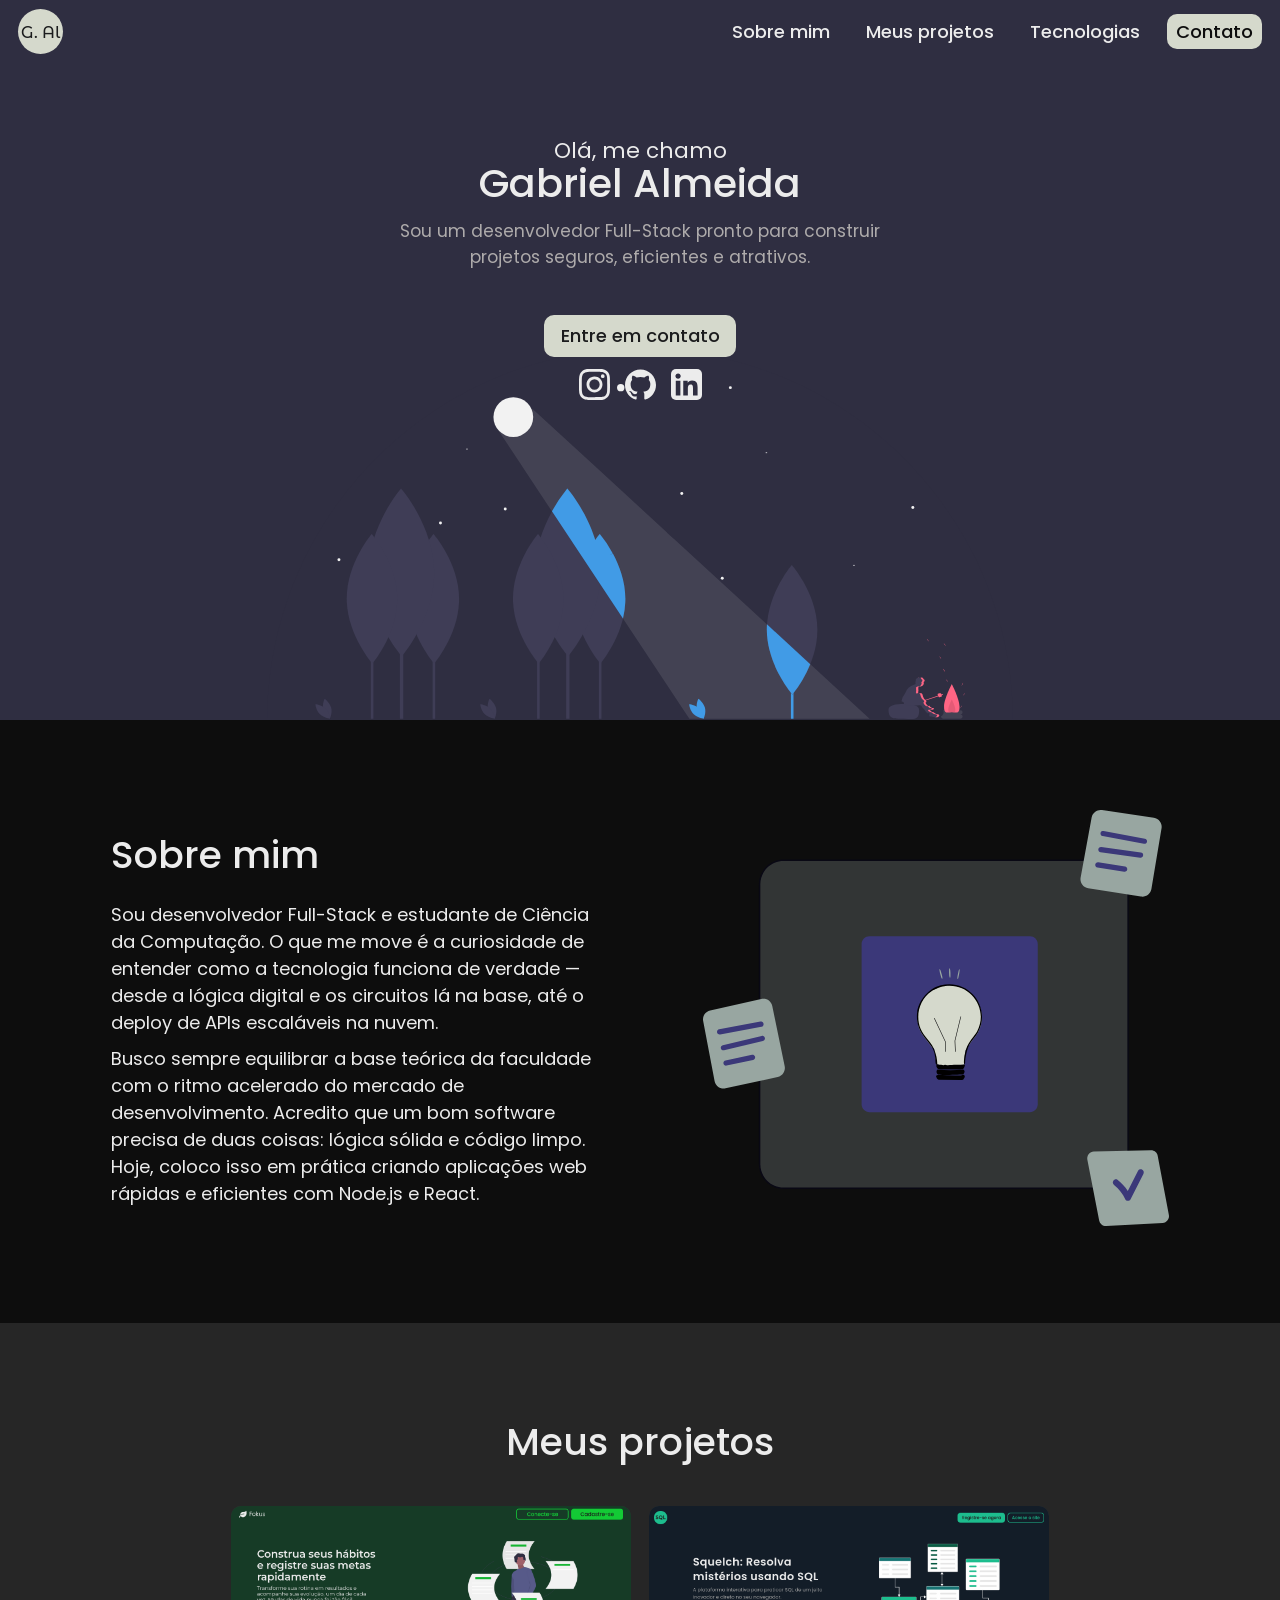
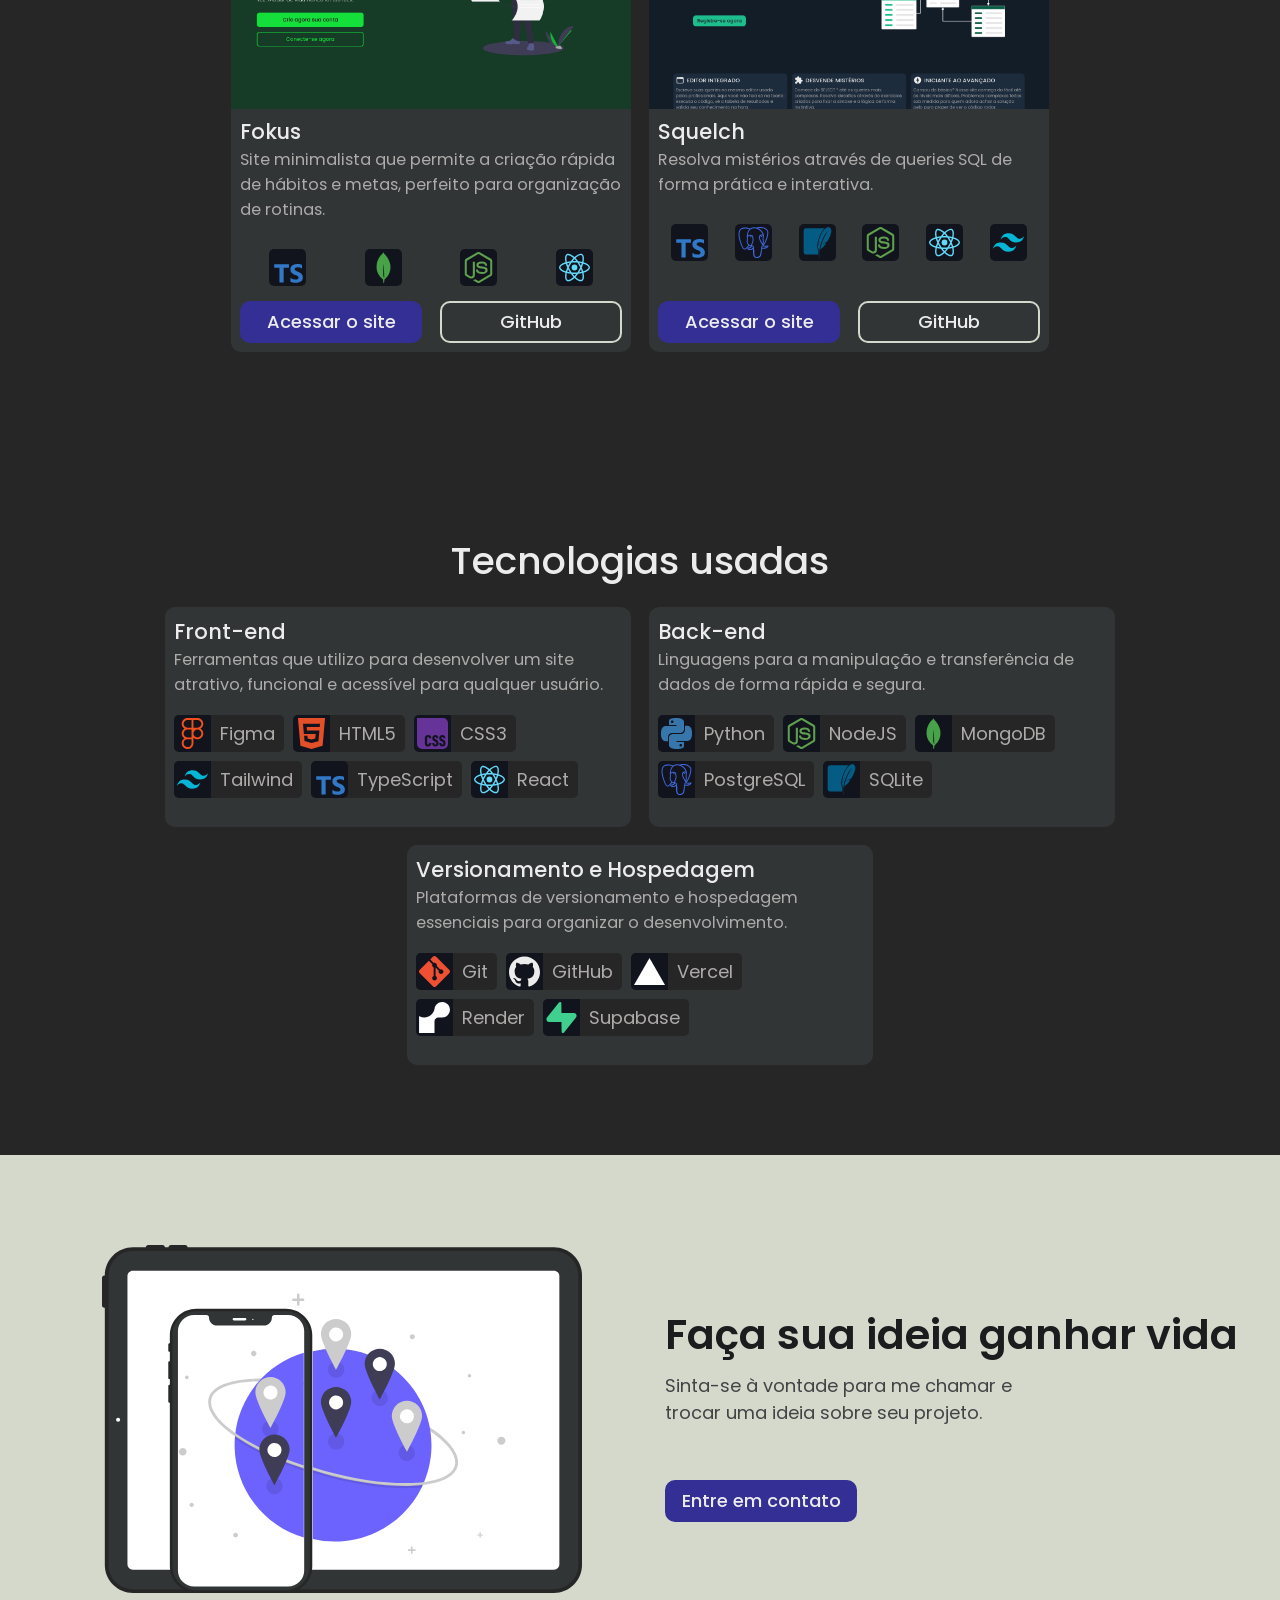
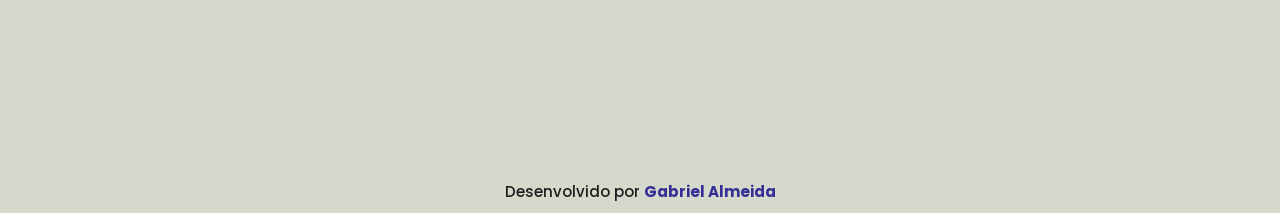
<file: index.html>
<!DOCTYPE html>
<html lang="pt-br">

<head>
  <meta name="google-site-verification" content="xYeJ53m17JM22I3dXK9KxCKmncLz7jfMBvCBFjgrUkQ" />

  <meta charset="UTF-8">
  <meta name="viewport" content="width=device-width, initial-scale=1.0">
  <title>Gabriel Almeida</title>

  <link rel="icon" type="image/png" href="/favicon.png">

  <link rel="stylesheet" href="./styles/global.css">
  <link rel="stylesheet" href="./styles/index.css">

  <script src="./js/global.js" defer type="module"></script>

  <meta property="og:image" content="https://g-almeida.vercel.app/site-image.png">
  <meta property="og:title" content="Gabriel Almeida | Desenvolvedor Full-Stack">
  <meta property="og:description"
    content="Sou um desenvolvedor Full-Stack pronto para construir projetos seguros, eficientes e atrativos.">
  <meta property="og:url" content="https://g-almeida.vercel.app">
  <meta property="og:type" content="website">

  <script type="application/ld+json">
    {
      "@context": "https://schema.org",
      "@type": "Person",
      "name": "Gabriel Almeida de Lima",
      "jobTitle": "Desenvolvedor Full-Stack",
      "url": "https://g-almeida.vercel.app",
      "image": "https://g-almeida.vercel.app/site-image.png",
      "description": "Portfólio profissional de Gabriel Almeida, especialista em criar experiências digitais e aplicações web.",
      "knowsAbout": [
        "Web Development",
        "JavaScript",
        "TypeScript",
        "React",
        "Node.js",
        "MongoDB",
        "SQL",
        "Python"
      ],
      "sameAs": [
        "https://www.instagram.com//g_almeida17",
        "https://github.com/g-almeida12",
        "https://www.linkedin.com/in/gabriel-almeida17"
      ]
    }
  </script>

</head>

<body>
  <!-- Top navbar -->
  <header>
    <nav class="g-navbar-hero" aria-label="Navegação principal">
      <div class="g-navbar-logo">
        <a href="/" aria-label="Página inicial">G. Al</a>
      </div>

      <input type="checkbox" id="navbar-checkbox" class="g-navbar-input" aria-hidden="true">
      <label for="navbar-checkbox" class="g-navbar-label" id="menu-button" aria-label="Abrir menu de navegação">
        <span class="g-navbar-menu-opened" aria-hidden="true">
          <svg xmlns="http://www.w3.org/2000/svg" width="24" height="24" viewBox="0 0 24 24" fill="none"
            stroke="currentColor" stroke-width="2" stroke-linecap="round" stroke-linejoin="round"
            class="lucide lucide-menu-icon lucide-menu">
            <path d="M4 5h16" />
            <path d="M4 12h16" />
            <path d="M4 19h16" />
          </svg>
        </span>

        <span class="g-navbar-menu-closed" aria-hidden="true">
          <svg xmlns="http://www.w3.org/2000/svg" width="24" height="24" viewBox="0 0 24 24" fill="none"
            stroke="currentColor" stroke-width="2" stroke-linecap="round" stroke-linejoin="round"
            class="lucide lucide-x-icon lucide-x">
            <path d="M18 6 6 18" />
            <path d="m6 6 12 12" />
          </svg>
        </span>
      </label>

      <div class="g-navbar-links">
        <ul>
          <li>
            <a href="/#about-me">Sobre mim</a>
          </li>
          <li>
            <a href="/#projects">Meus projetos</a>
          </li>
          <li>
            <a href="/#technologies">Tecnologias</a>
          </li>
          <li>
            <a href="/pages/contact.html">Contato</a>
          </li>
        </ul>
      </div>
    </nav>
  </header>

  <!-- Main content -->
  <main>

    <!-- Hero section -->
    <section class="hero" id="hero">
      <h1><span>Olá, me chamo</span> Gabriel Almeida</h1>
      <p>Sou um desenvolvedor Full-Stack pronto para construir projetos seguros, eficientes e atrativos.</p>

      <div>
        <a href="./pages/contact.html" rel="noopener" class="g-button-contrast">Entre em contato</a>
      </div>

      <nav class="hero__social-medias" aria-label="Redes sociais">
        <ul>
          <li>
            <a href="https://www.instagram.com//g_almeida17" target="_blank" aria-label="Meu Instagram">
              <span class="g-svg-icon" aria-hidden="true">
                <svg role="img" viewBox="0 0 24 24" xmlns="http://www.w3.org/2000/svg" fill="#ECECEC">
                  <title>Instagram</title>
                  <path
                    d="M7.0301.084c-1.2768.0602-2.1487.264-2.911.5634-.7888.3075-1.4575.72-2.1228 1.3877-.6652.6677-1.075 1.3368-1.3802 2.127-.2954.7638-.4956 1.6365-.552 2.914-.0564 1.2775-.0689 1.6882-.0626 4.947.0062 3.2586.0206 3.6671.0825 4.9473.061 1.2765.264 2.1482.5635 2.9107.308.7889.72 1.4573 1.388 2.1228.6679.6655 1.3365 1.0743 2.1285 1.38.7632.295 1.6361.4961 2.9134.552 1.2773.056 1.6884.069 4.9462.0627 3.2578-.0062 3.668-.0207 4.9478-.0814 1.28-.0607 2.147-.2652 2.9098-.5633.7889-.3086 1.4578-.72 2.1228-1.3881.665-.6682 1.0745-1.3378 1.3795-2.1284.2957-.7632.4966-1.636.552-2.9124.056-1.2809.0692-1.6898.063-4.948-.0063-3.2583-.021-3.6668-.0817-4.9465-.0607-1.2797-.264-2.1487-.5633-2.9117-.3084-.7889-.72-1.4568-1.3876-2.1228C21.2982 1.33 20.628.9208 19.8378.6165 19.074.321 18.2017.1197 16.9244.0645 15.6471.0093 15.236-.005 11.977.0014 8.718.0076 8.31.0215 7.0301.0839m.1402 21.6932c-1.17-.0509-1.8053-.2453-2.2287-.408-.5606-.216-.96-.4771-1.3819-.895-.422-.4178-.6811-.8186-.9-1.378-.1644-.4234-.3624-1.058-.4171-2.228-.0595-1.2645-.072-1.6442-.079-4.848-.007-3.2037.0053-3.583.0607-4.848.05-1.169.2456-1.805.408-2.2282.216-.5613.4762-.96.895-1.3816.4188-.4217.8184-.6814 1.3783-.9003.423-.1651 1.0575-.3614 2.227-.4171 1.2655-.06 1.6447-.072 4.848-.079 3.2033-.007 3.5835.005 4.8495.0608 1.169.0508 1.8053.2445 2.228.408.5608.216.96.4754 1.3816.895.4217.4194.6816.8176.9005 1.3787.1653.4217.3617 1.056.4169 2.2263.0602 1.2655.0739 1.645.0796 4.848.0058 3.203-.0055 3.5834-.061 4.848-.051 1.17-.245 1.8055-.408 2.2294-.216.5604-.4763.96-.8954 1.3814-.419.4215-.8181.6811-1.3783.9-.4224.1649-1.0577.3617-2.2262.4174-1.2656.0595-1.6448.072-4.8493.079-3.2045.007-3.5825-.006-4.848-.0608M16.953 5.5864A1.44 1.44 0 1 0 18.39 4.144a1.44 1.44 0 0 0-1.437 1.4424M5.8385 12.012c.0067 3.4032 2.7706 6.1557 6.173 6.1493 3.4026-.0065 6.157-2.7701 6.1506-6.1733-.0065-3.4032-2.771-6.1565-6.174-6.1498-3.403.0067-6.156 2.771-6.1496 6.1738M8 12.0077a4 4 0 1 1 4.008 3.9921A3.9996 3.9996 0 0 1 8 12.0077" />
                </svg>
              </span>
            </a>
          </li>
          <li>
            <a href="https://github.com/g-almeida12" target="_blank" aria-label="Meu GitHub">
              <span class="g-svg-icon" aria-hidden="true">
                <svg role="img" viewBox="0 0 24 24" xmlns="http://www.w3.org/2000/svg" fill="#ECECEC">
                  <title>GitHub</title>
                  <path
                    d="M12 .297c-6.63 0-12 5.373-12 12 0 5.303 3.438 9.8 8.205 11.385.6.113.82-.258.82-.577 0-.285-.01-1.04-.015-2.04-3.338.724-4.042-1.61-4.042-1.61C4.422 18.07 3.633 17.7 3.633 17.7c-1.087-.744.084-.729.084-.729 1.205.084 1.838 1.236 1.838 1.236 1.07 1.835 2.809 1.305 3.495.998.108-.776.417-1.305.76-1.605-2.665-.3-5.466-1.332-5.466-5.93 0-1.31.465-2.38 1.235-3.22-.135-.303-.54-1.523.105-3.176 0 0 1.005-.322 3.3 1.23.96-.267 1.98-.399 3-.405 1.02.006 2.04.138 3 .405 2.28-1.552 3.285-1.23 3.285-1.23.645 1.653.24 2.873.12 3.176.765.84 1.23 1.91 1.23 3.22 0 4.61-2.805 5.625-5.475 5.92.42.36.81 1.096.81 2.22 0 1.606-.015 2.896-.015 3.286 0 .315.21.69.825.57C20.565 22.092 24 17.592 24 12.297c0-6.627-5.373-12-12-12" />
                </svg>
              </span>
            </a>
          </li>
          <li>
            <a href="https://www.linkedin.com/in/gabriel-almeida17" target="_blank" aria-label="Meu LinkedIn">
              <span class="g-svg-icon" aria-hidden="true">
                <svg xmlns="http://www.w3.org/2000/svg" viewBox="96 96 448 448" fill="#ECECEC"
                  style="border-radius: 5px;">
                  <title>LinkedIn</title>
                  <path
                    d="M512 96L127.9 96C110.3 96 96 110.5 96 128.3L96 511.7C96 529.5 110.3 544 127.9 544L512 544C529.6 544 544 529.5 544 511.7L544 128.3C544 110.5 529.6 96 512 96zM231.4 480L165 480L165 266.2L231.5 266.2L231.5 480L231.4 480zM198.2 160C219.5 160 236.7 177.2 236.7 198.5C236.7 219.8 219.5 237 198.2 237C176.9 237 159.7 219.8 159.7 198.5C159.7 177.2 176.9 160 198.2 160zM480.3 480L413.9 480L413.9 376C413.9 351.2 413.4 319.3 379.4 319.3C344.8 319.3 339.5 346.3 339.5 374.2L339.5 480L273.1 480L273.1 266.2L336.8 266.2L336.8 295.4L337.7 295.4C346.6 278.6 368.3 260.9 400.6 260.9C467.8 260.9 480.3 305.2 480.3 362.8L480.3 480z" />
                </svg>
              </span>
            </a>
          </li>
        </ul>
      </nav>

      <div class="hero__img">
        <img src="./images/hero-img.svg" width="100%" height="auto" alt="Acampando em uma floresta" loading="lazy">
      </div>
    </section>

    <!-- About me section -->
    <section class="about-me" id="about-me">
      <div class="about-me__content">
        <h2>Sobre mim</h2>
        <p>Sou desenvolvedor Full-Stack e estudante de Ciência da Computação. O que me move é a curiosidade de entender
          como a tecnologia funciona de verdade — desde a lógica digital e os circuitos lá na base, até o deploy de APIs
          escaláveis na nuvem.</p>
        <p>Busco sempre equilibrar a base teórica da faculdade com o ritmo acelerado do mercado de desenvolvimento.
          Acredito que um bom software precisa de duas coisas: lógica sólida e código limpo. Hoje, coloco isso em
          prática criando aplicações web rápidas e eficientes com Node.js e React.</p>
      </div>
      <div class="about-me__img">
        <img src="./images/about-me-img.svg" alt="Ideias surgindo" loading="lazy">
      </div>
    </section>

    <!-- Projects section -->
    <section class="projects" id="projects">
      <h2>Meus projetos</h2>
      <div class="project-container">
        <!-- Fokus -->
        <div class="project-container__project">
          <div class="project__content">
            <div class="content__img-container">
              <img src="./images/fokus-project.png" alt="Imagem da Landing Page do site Fokus" loading="lazy">
            </div>
            <h3>Fokus</h3>
            <p>Site minimalista que permite a criação rápida de hábitos e metas, perfeito para organização de rotinas.
            </p>
            <div class="project__technologies" aria-label="Tecnologias usadas no projeto">
              <!-- TypeScript -->
              <span style="background-color: #3178C6; padding: 0; border-radius: 10px; overflow: visible;"
                class="g-svg-icon" aria-hidden="true">
                <svg role="img" viewBox="0 0 24 24" xmlns="http://www.w3.org/2000/svg" fill="#12141d"
                  style="border-radius: 5px;">
                  <title>TypeScript</title>
                  <path
                    d="M1.125 0C.502 0 0 .502 0 1.125v21.75C0 23.498.502 24 1.125 24h21.75c.623 0 1.125-.502 1.125-1.125V1.125C24 .502 23.498 0 22.875 0zm17.363 9.75c.612 0 1.154.037 1.627.111a6.38 6.38 0 0 1 1.306.34v2.458a3.95 3.95 0 0 0-.643-.361 5.093 5.093 0 0 0-.717-.26 5.453 5.453 0 0 0-1.426-.2c-.3 0-.573.028-.819.086a2.1 2.1 0 0 0-.623.242c-.17.104-.3.229-.393.374a.888.888 0 0 0-.14.49c0 .196.053.373.156.529.104.156.252.304.443.444s.423.276.696.41c.273.135.582.274.926.416.47.197.892.407 1.266.628.374.222.695.473.963.753.268.279.472.598.614.957.142.359.214.776.214 1.253 0 .657-.125 1.21-.373 1.656a3.033 3.033 0 0 1-1.012 1.085 4.38 4.38 0 0 1-1.487.596c-.566.12-1.163.18-1.79.18a9.916 9.916 0 0 1-1.84-.164 5.544 5.544 0 0 1-1.512-.493v-2.63a5.033 5.033 0 0 0 3.237 1.2c.333 0 .624-.03.872-.09.249-.06.456-.144.623-.25.166-.108.29-.234.373-.38a1.023 1.023 0 0 0-.074-1.089 2.12 2.12 0 0 0-.537-.5 5.597 5.597 0 0 0-.807-.444 27.72 27.72 0 0 0-1.007-.436c-.918-.383-1.602-.852-2.053-1.405-.45-.553-.676-1.222-.676-2.005 0-.614.123-1.141.369-1.582.246-.441.58-.804 1.004-1.089a4.494 4.494 0 0 1 1.47-.629 7.536 7.536 0 0 1 1.77-.201zm-15.113.188h9.563v2.166H9.506v9.646H6.789v-9.646H3.375z" />
                </svg>
              </span>
              <!-- MongoDB -->
              <span class="g-svg-icon" aria-label="MongoDB">
                <svg role="img" viewBox="0 0 24 24" xmlns="http://www.w3.org/2000/svg" fill="#47A248"
                  aria-hidden="true">
                  <title>MongoDB</title>
                  <path
                    d="M17.193 9.555c-1.264-5.58-4.252-7.414-4.573-8.115-.28-.394-.53-.954-.735-1.44-.036.495-.055.685-.523 1.184-.723.566-4.438 3.682-4.74 10.02-.282 5.912 4.27 9.435 4.888 9.884l.07.05A73.49 73.49 0 0111.91 24h.481c.114-1.032.284-2.056.51-3.07.417-.296.604-.463.85-.693a11.342 11.342 0 003.639-8.464c.01-.814-.103-1.662-.197-2.218zm-5.336 8.195s0-8.291.275-8.29c.213 0 .49 10.695.49 10.695-.381-.045-.765-1.76-.765-2.405z" />
                </svg>
              </span>
              <!-- NodeJS -->
              <span class="g-svg-icon" aria-label="NodeJS">
                <svg role="img" viewBox="0 0 24 24" xmlns="http://www.w3.org/2000/svg" fill="#5FA04E"
                  aria-hidden="true">
                  <title>NodeJS</title>
                  <path
                    d="M11.998,24c-0.321,0-0.641-0.084-0.922-0.247l-2.936-1.737c-0.438-0.245-0.224-0.332-0.08-0.383 c0.585-0.203,0.703-0.25,1.328-0.604c0.065-0.037,0.151-0.023,0.218,0.017l2.256,1.339c0.082,0.045,0.197,0.045,0.272,0l8.795-5.076 c0.082-0.047,0.134-0.141,0.134-0.238V6.921c0-0.099-0.053-0.192-0.137-0.242l-8.791-5.072c-0.081-0.047-0.189-0.047-0.271,0 L3.075,6.68C2.99,6.729,2.936,6.825,2.936,6.921v10.15c0,0.097,0.054,0.189,0.139,0.235l2.409,1.392 c1.307,0.654,2.108-0.116,2.108-0.89V7.787c0-0.142,0.114-0.253,0.256-0.253h1.115c0.139,0,0.255,0.112,0.255,0.253v10.021 c0,1.745-0.95,2.745-2.604,2.745c-0.508,0-0.909,0-2.026-0.551L2.28,18.675c-0.57-0.329-0.922-0.945-0.922-1.604V6.921 c0-0.659,0.353-1.275,0.922-1.603l8.795-5.082c0.557-0.315,1.296-0.315,1.848,0l8.794,5.082c0.57,0.329,0.924,0.944,0.924,1.603 v10.15c0,0.659-0.354,1.273-0.924,1.604l-8.794,5.078C12.643,23.916,12.324,24,11.998,24z M19.099,13.993 c0-1.9-1.284-2.406-3.987-2.763c-2.731-0.361-3.009-0.548-3.009-1.187c0-0.528,0.235-1.233,2.258-1.233 c1.807,0,2.473,0.389,2.747,1.607c0.024,0.115,0.129,0.199,0.247,0.199h1.141c0.071,0,0.138-0.031,0.186-0.081 c0.048-0.054,0.074-0.123,0.067-0.196c-0.177-2.098-1.571-3.076-4.388-3.076c-2.508,0-4.004,1.058-4.004,2.833 c0,1.925,1.488,2.457,3.895,2.695c2.88,0.282,3.103,0.703,3.103,1.269c0,0.983-0.789,1.402-2.642,1.402 c-2.327,0-2.839-0.584-3.011-1.742c-0.02-0.124-0.126-0.215-0.253-0.215h-1.137c-0.141,0-0.254,0.112-0.254,0.253 c0,1.482,0.806,3.248,4.655,3.248C17.501,17.007,19.099,15.91,19.099,13.993z" />
                </svg>
              </span>
              <!-- React -->
              <span class="g-svg-icon" aria-label="React">
                <svg role="img" viewBox="0 0 24 24" xmlns="http://www.w3.org/2000/svg" fill="#61DAFB"
                  aria-hidden="true">
                  <title>React</title>
                  <path
                    d="M14.23 12.004a2.236 2.236 0 0 1-2.235 2.236 2.236 2.236 0 0 1-2.236-2.236 2.236 2.236 0 0 1 2.235-2.236 2.236 2.236 0 0 1 2.236 2.236zm2.648-10.69c-1.346 0-3.107.96-4.888 2.622-1.78-1.653-3.542-2.602-4.887-2.602-.41 0-.783.093-1.106.278-1.375.793-1.683 3.264-.973 6.365C1.98 8.917 0 10.42 0 12.004c0 1.59 1.99 3.097 5.043 4.03-.704 3.113-.39 5.588.988 6.38.32.187.69.275 1.102.275 1.345 0 3.107-.96 4.888-2.624 1.78 1.654 3.542 2.603 4.887 2.603.41 0 .783-.09 1.106-.275 1.374-.792 1.683-3.263.973-6.365C22.02 15.096 24 13.59 24 12.004c0-1.59-1.99-3.097-5.043-4.032.704-3.11.39-5.587-.988-6.38-.318-.184-.688-.277-1.092-.278zm-.005 1.09v.006c.225 0 .406.044.558.127.666.382.955 1.835.73 3.704-.054.46-.142.945-.25 1.44-.96-.236-2.006-.417-3.107-.534-.66-.905-1.345-1.727-2.035-2.447 1.592-1.48 3.087-2.292 4.105-2.295zm-9.77.02c1.012 0 2.514.808 4.11 2.28-.686.72-1.37 1.537-2.02 2.442-1.107.117-2.154.298-3.113.538-.112-.49-.195-.964-.254-1.42-.23-1.868.054-3.32.714-3.707.19-.09.4-.127.563-.132zm4.882 3.05c.455.468.91.992 1.36 1.564-.44-.02-.89-.034-1.345-.034-.46 0-.915.01-1.36.034.44-.572.895-1.096 1.345-1.565zM12 8.1c.74 0 1.477.034 2.202.093.406.582.802 1.203 1.183 1.86.372.64.71 1.29 1.018 1.946-.308.655-.646 1.31-1.013 1.95-.38.66-.773 1.288-1.18 1.87-.728.063-1.466.098-2.21.098-.74 0-1.477-.035-2.202-.093-.406-.582-.802-1.204-1.183-1.86-.372-.64-.71-1.29-1.018-1.946.303-.657.646-1.313 1.013-1.954.38-.66.773-1.286 1.18-1.868.728-.064 1.466-.098 2.21-.098zm-3.635.254c-.24.377-.48.763-.704 1.16-.225.39-.435.782-.635 1.174-.265-.656-.49-1.31-.676-1.947.64-.15 1.315-.283 2.015-.386zm7.26 0c.695.103 1.365.23 2.006.387-.18.632-.405 1.282-.66 1.933-.2-.39-.41-.783-.64-1.174-.225-.392-.465-.774-.705-1.146zm3.063.675c.484.15.944.317 1.375.498 1.732.74 2.852 1.708 2.852 2.476-.005.768-1.125 1.74-2.857 2.475-.42.18-.88.342-1.355.493-.28-.958-.646-1.956-1.1-2.98.45-1.017.81-2.01 1.085-2.964zm-13.395.004c.278.96.645 1.957 1.1 2.98-.45 1.017-.812 2.01-1.086 2.964-.484-.15-.944-.318-1.37-.5-1.732-.737-2.852-1.706-2.852-2.474 0-.768 1.12-1.742 2.852-2.476.42-.18.88-.342 1.356-.494zm11.678 4.28c.265.657.49 1.312.676 1.948-.64.157-1.316.29-2.016.39.24-.375.48-.762.705-1.158.225-.39.435-.788.636-1.18zm-9.945.02c.2.392.41.783.64 1.175.23.39.465.772.705 1.143-.695-.102-1.365-.23-2.006-.386.18-.63.406-1.282.66-1.933zM17.92 16.32c.112.493.2.968.254 1.423.23 1.868-.054 3.32-.714 3.708-.147.09-.338.128-.563.128-1.012 0-2.514-.807-4.11-2.28.686-.72 1.37-1.536 2.02-2.44 1.107-.118 2.154-.3 3.113-.54zm-11.83.01c.96.234 2.006.415 3.107.532.66.905 1.345 1.727 2.035 2.446-1.595 1.483-3.092 2.295-4.11 2.295-.22-.005-.406-.05-.553-.132-.666-.38-.955-1.834-.73-3.703.054-.46.142-.944.25-1.438zm4.56.64c.44.02.89.034 1.345.034.46 0 .915-.01 1.36-.034-.44.572-.895 1.095-1.345 1.565-.455-.47-.91-.993-1.36-1.565z" />
                </svg>
              </span>
            </div>
          </div>
          <div class="project__btns">
            <a href="https://fokus-dev.vercel.app/landing-page" target="_blank" class="g-button-primary">Acessar o
              site</a>
            <a href="https://github.com/g-almeida12/fokus" target="_blank" class="g-button-contrast-ghost">GitHub</a>
          </div>
        </div>

        <!-- Squelch -->
        <div class="project-container__project">
          <div class="project__content">
            <div class="content__img-container">
              <img src="./images/squelch-project.png" alt="Imagem da Landing Page do site Squelch" loading="lazy">
            </div>
            <h3>Squelch</h3>
            <p>Resolva mistérios através de queries SQL de forma prática e interativa.</p>
            <div class="project__technologies" aria-label="Tecnologias usadas no projeto">
              <!-- TypeScript -->
              <span style="background-color: #3178C6; padding: 0; border-radius: 10px; overflow: visible;"
                class="g-svg-icon" aria-hidden="true">
                <svg role="img" viewBox="0 0 24 24" xmlns="http://www.w3.org/2000/svg" fill="#12141d"
                  style="border-radius: 5px;">
                  <title>TypeScript</title>
                  <path
                    d="M1.125 0C.502 0 0 .502 0 1.125v21.75C0 23.498.502 24 1.125 24h21.75c.623 0 1.125-.502 1.125-1.125V1.125C24 .502 23.498 0 22.875 0zm17.363 9.75c.612 0 1.154.037 1.627.111a6.38 6.38 0 0 1 1.306.34v2.458a3.95 3.95 0 0 0-.643-.361 5.093 5.093 0 0 0-.717-.26 5.453 5.453 0 0 0-1.426-.2c-.3 0-.573.028-.819.086a2.1 2.1 0 0 0-.623.242c-.17.104-.3.229-.393.374a.888.888 0 0 0-.14.49c0 .196.053.373.156.529.104.156.252.304.443.444s.423.276.696.41c.273.135.582.274.926.416.47.197.892.407 1.266.628.374.222.695.473.963.753.268.279.472.598.614.957.142.359.214.776.214 1.253 0 .657-.125 1.21-.373 1.656a3.033 3.033 0 0 1-1.012 1.085 4.38 4.38 0 0 1-1.487.596c-.566.12-1.163.18-1.79.18a9.916 9.916 0 0 1-1.84-.164 5.544 5.544 0 0 1-1.512-.493v-2.63a5.033 5.033 0 0 0 3.237 1.2c.333 0 .624-.03.872-.09.249-.06.456-.144.623-.25.166-.108.29-.234.373-.38a1.023 1.023 0 0 0-.074-1.089 2.12 2.12 0 0 0-.537-.5 5.597 5.597 0 0 0-.807-.444 27.72 27.72 0 0 0-1.007-.436c-.918-.383-1.602-.852-2.053-1.405-.45-.553-.676-1.222-.676-2.005 0-.614.123-1.141.369-1.582.246-.441.58-.804 1.004-1.089a4.494 4.494 0 0 1 1.47-.629 7.536 7.536 0 0 1 1.77-.201zm-15.113.188h9.563v2.166H9.506v9.646H6.789v-9.646H3.375z" />
                </svg>
              </span>
              <!-- PostgreSQL -->
              <span class="g-svg-icon" aria-label="PostgreSQL">
                <svg role="img" viewBox="0 0 24 24" xmlns="http://www.w3.org/2000/svg" fill="#4169E1">
                  <title>PostgreSQL</title>
                  <path
                    d="M23.5594 14.7228a.5269.5269 0 0 0-.0563-.1191c-.139-.2632-.4768-.3418-1.0074-.2321-1.6533.3411-2.2935.1312-2.5256-.0191 1.342-2.0482 2.445-4.522 3.0411-6.8297.2714-1.0507.7982-3.5237.1222-4.7316a1.5641 1.5641 0 0 0-.1509-.235C21.6931.9086 19.8007.0248 17.5099.0005c-1.4947-.0158-2.7705.3461-3.1161.4794a9.449 9.449 0 0 0-.5159-.0816 8.044 8.044 0 0 0-1.3114-.1278c-1.1822-.0184-2.2038.2642-3.0498.8406-.8573-.3211-4.7888-1.645-7.2219.0788C.9359 2.1526.3086 3.8733.4302 6.3043c.0409.818.5069 3.334 1.2423 5.7436.4598 1.5065.9387 2.7019 1.4334 3.582.553.9942 1.1259 1.5933 1.7143 1.7895.4474.1491 1.1327.1441 1.8581-.7279.8012-.9635 1.5903-1.8258 1.9446-2.2069.4351.2355.9064.3625 1.39.3772a.0569.0569 0 0 0 .0004.0041 11.0312 11.0312 0 0 0-.2472.3054c-.3389.4302-.4094.5197-1.5002.7443-.3102.064-1.1344.2339-1.1464.8115-.0025.1224.0329.2309.0919.3268.2269.4231.9216.6097 1.015.6331 1.3345.3335 2.5044.092 3.3714-.6787-.017 2.231.0775 4.4174.3454 5.0874.2212.5529.7618 1.9045 2.4692 1.9043.2505 0 .5263-.0291.8296-.0941 1.7819-.3821 2.5557-1.1696 2.855-2.9059.1503-.8707.4016-2.8753.5388-4.1012.0169-.0703.0357-.1207.057-.1362.0007-.0005.0697-.0471.4272.0307a.3673.3673 0 0 0 .0443.0068l.2539.0223.0149.001c.8468.0384 1.9114-.1426 2.5312-.4308.6438-.2988 1.8057-1.0323 1.5951-1.6698zM2.371 11.8765c-.7435-2.4358-1.1779-4.8851-1.2123-5.5719-.1086-2.1714.4171-3.6829 1.5623-4.4927 1.8367-1.2986 4.8398-.5408 6.108-.13-.0032.0032-.0066.0061-.0098.0094-2.0238 2.044-1.9758 5.536-1.9708 5.7495-.0002.0823.0066.1989.0162.3593.0348.5873.0996 1.6804-.0735 2.9184-.1609 1.1504.1937 2.2764.9728 3.0892.0806.0841.1648.1631.2518.2374-.3468.3714-1.1004 1.1926-1.9025 2.1576-.5677.6825-.9597.5517-1.0886.5087-.3919-.1307-.813-.5871-1.2381-1.3223-.4796-.839-.9635-2.0317-1.4155-3.5126zm6.0072 5.0871c-.1711-.0428-.3271-.1132-.4322-.1772.0889-.0394.2374-.0902.4833-.1409 1.2833-.2641 1.4815-.4506 1.9143-1.0002.0992-.126.2116-.2687.3673-.4426a.3549.3549 0 0 0 .0737-.1298c.1708-.1513.2724-.1099.4369-.0417.156.0646.3078.26.3695.4752.0291.1016.0619.2945-.0452.4444-.9043 1.2658-2.2216 1.2494-3.1676 1.0128zm2.094-3.988-.0525.141c-.133.3566-.2567.6881-.3334 1.003-.6674-.0021-1.3168-.2872-1.8105-.8024-.6279-.6551-.9131-1.5664-.7825-2.5004.1828-1.3079.1153-2.4468.079-3.0586-.005-.0857-.0095-.1607-.0122-.2199.2957-.2621 1.6659-.9962 2.6429-.7724.4459.1022.7176.4057.8305.928.5846 2.7038.0774 3.8307-.3302 4.7363-.084.1866-.1633.3629-.2311.5454zm7.3637 4.5725c-.0169.1768-.0358.376-.0618.5959l-.146.4383a.3547.3547 0 0 0-.0182.1077c-.0059.4747-.054.6489-.115.8693-.0634.2292-.1353.4891-.1794 1.0575-.11 1.4143-.8782 2.2267-2.4172 2.5565-1.5155.3251-1.7843-.4968-2.0212-1.2217a6.5824 6.5824 0 0 0-.0769-.2266c-.2154-.5858-.1911-1.4119-.1574-2.5551.0165-.5612-.0249-1.9013-.3302-2.6462.0044-.2932.0106-.5909.019-.8918a.3529.3529 0 0 0-.0153-.1126 1.4927 1.4927 0 0 0-.0439-.208c-.1226-.4283-.4213-.7866-.7797-.9351-.1424-.059-.4038-.1672-.7178-.0869.067-.276.1831-.5875.309-.9249l.0529-.142c.0595-.16.134-.3257.213-.5012.4265-.9476 1.0106-2.2453.3766-5.1772-.2374-1.0981-1.0304-1.6343-2.2324-1.5098-.7207.0746-1.3799.3654-1.7088.5321a5.6716 5.6716 0 0 0-.1958.1041c.0918-1.1064.4386-3.1741 1.7357-4.4823a4.0306 4.0306 0 0 1 .3033-.276.3532.3532 0 0 0 .1447-.0644c.7524-.5706 1.6945-.8506 2.802-.8325.4091.0067.8017.0339 1.1742.081 1.939.3544 3.2439 1.4468 4.0359 2.3827.8143.9623 1.2552 1.9315 1.4312 2.4543-1.3232-.1346-2.2234.1268-2.6797.779-.9926 1.4189.543 4.1729 1.2811 5.4964.1353.2426.2522.4522.2889.5413.2403.5825.5515.9713.7787 1.2552.0696.087.1372.1714.1885.245-.4008.1155-1.1208.3825-1.0552 1.717-.0123.1563-.0423.4469-.0834.8148-.0461.2077-.0702.4603-.0994.7662zm.8905-1.6211c-.0405-.8316.2691-.9185.5967-1.0105a2.8566 2.8566 0 0 0 .135-.0406 1.202 1.202 0 0 0 .1342.103c.5703.3765 1.5823.4213 3.0068.1344-.2016.1769-.5189.3994-.9533.6011-.4098.1903-1.0957.333-1.7473.3636-.7197.0336-1.0859-.0807-1.1721-.151zm.5695-9.2712c-.0059.3508-.0542.6692-.1054 1.0017-.055.3576-.112.7274-.1264 1.1762-.0142.4368.0404.8909.0932 1.3301.1066.887.216 1.8003-.2075 2.7014a3.5272 3.5272 0 0 1-.1876-.3856c-.0527-.1276-.1669-.3326-.3251-.6162-.6156-1.1041-2.0574-3.6896-1.3193-4.7446.3795-.5427 1.3408-.5661 2.1781-.463zm.2284 7.0137a12.3762 12.3762 0 0 0-.0853-.1074l-.0355-.0444c.7262-1.1995.5842-2.3862.4578-3.4385-.0519-.4318-.1009-.8396-.0885-1.2226.0129-.4061.0666-.7543.1185-1.0911.0639-.415.1288-.8443.1109-1.3505.0134-.0531.0188-.1158.0118-.1902-.0457-.4855-.5999-1.938-1.7294-3.253-.6076-.7073-1.4896-1.4972-2.6889-2.0395.5251-.1066 1.2328-.2035 2.0244-.1859 2.0515.0456 3.6746.8135 4.8242 2.2824a.908.908 0 0 1 .0667.1002c.7231 1.3556-.2762 6.2751-2.9867 10.5405zm-8.8166-6.1162c-.025.1794-.3089.4225-.6211.4225a.5821.5821 0 0 1-.0809-.0056c-.1873-.026-.3765-.144-.5059-.3156-.0458-.0605-.1203-.178-.1055-.2844.0055-.0401.0261-.0985.0925-.1488.1182-.0894.3518-.1226.6096-.0867.3163.0441.6426.1938.6113.4186zm7.9305-.4114c.0111.0792-.049.201-.1531.3102-.0683.0717-.212.1961-.4079.2232a.5456.5456 0 0 1-.075.0052c-.2935 0-.5414-.2344-.5607-.3717-.024-.1765.2641-.3106.5611-.352.297-.0414.6111.0088.6356.1851z" />
                </svg>
              </span>
              <!-- SQLite -->
              <span class="g-svg-icon" aria-label="SQLite">
                <svg role="img" viewBox="0 0 24 24" xmlns="http://www.w3.org/2000/svg" fill="#045b83">
                  <title>SQLite</title>
                  <path
                    d="M21.678.521c-1.032-.92-2.28-.55-3.513.544a8.71 8.71 0 0 0-.547.535c-2.109 2.237-4.066 6.38-4.674 9.544.237.48.422 1.093.544 1.561a13.044 13.044 0 0 1 .164.703s-.019-.071-.096-.296l-.05-.146a1.689 1.689 0 0 0-.033-.08c-.138-.32-.518-.995-.686-1.289-.143.423-.27.818-.376 1.176.484.884.778 2.4.778 2.4s-.025-.099-.147-.442c-.107-.303-.644-1.244-.772-1.464-.217.804-.304 1.346-.226 1.478.152.256.296.698.422 1.186.286 1.1.485 2.44.485 2.44l.017.224a22.41 22.41 0 0 0 .056 2.748c.095 1.146.273 2.13.5 2.657l.155-.084c-.334-1.038-.47-2.399-.41-3.967.09-2.398.642-5.29 1.661-8.304 1.723-4.55 4.113-8.201 6.3-9.945-1.993 1.8-4.692 7.63-5.5 9.788-.904 2.416-1.545 4.684-1.931 6.857.666-2.037 2.821-2.912 2.821-2.912s1.057-1.304 2.292-3.166c-.74.169-1.955.458-2.362.629-.6.251-.762.337-.762.337s1.945-1.184 3.613-1.72C21.695 7.9 24.195 2.767 21.678.521m-18.573.543A1.842 1.842 0 0 0 1.27 2.9v16.608a1.84 1.84 0 0 0 1.835 1.834h9.418a22.953 22.953 0 0 1-.052-2.707c-.006-.062-.011-.141-.016-.2a27.01 27.01 0 0 0-.473-2.378c-.121-.47-.275-.898-.369-1.057-.116-.197-.098-.31-.097-.432 0-.12.015-.245.037-.386a9.98 9.98 0 0 1 .234-1.045l.217-.028c-.017-.035-.014-.065-.031-.097l-.041-.381a32.8 32.8 0 0 1 .382-1.194l.2-.019c-.008-.016-.01-.038-.018-.053l-.043-.316c.63-3.28 2.587-7.443 4.8-9.791.066-.069.133-.128.198-.194Z" />
                </svg>
              </span>
              <!-- NodeJS -->
              <span class="g-svg-icon" aria-label="NodeJS">
                <svg role="img" viewBox="0 0 24 24" xmlns="http://www.w3.org/2000/svg" fill="#5FA04E"
                  aria-hidden="true">
                  <title>NodeJS</title>
                  <path
                    d="M11.998,24c-0.321,0-0.641-0.084-0.922-0.247l-2.936-1.737c-0.438-0.245-0.224-0.332-0.08-0.383 c0.585-0.203,0.703-0.25,1.328-0.604c0.065-0.037,0.151-0.023,0.218,0.017l2.256,1.339c0.082,0.045,0.197,0.045,0.272,0l8.795-5.076 c0.082-0.047,0.134-0.141,0.134-0.238V6.921c0-0.099-0.053-0.192-0.137-0.242l-8.791-5.072c-0.081-0.047-0.189-0.047-0.271,0 L3.075,6.68C2.99,6.729,2.936,6.825,2.936,6.921v10.15c0,0.097,0.054,0.189,0.139,0.235l2.409,1.392 c1.307,0.654,2.108-0.116,2.108-0.89V7.787c0-0.142,0.114-0.253,0.256-0.253h1.115c0.139,0,0.255,0.112,0.255,0.253v10.021 c0,1.745-0.95,2.745-2.604,2.745c-0.508,0-0.909,0-2.026-0.551L2.28,18.675c-0.57-0.329-0.922-0.945-0.922-1.604V6.921 c0-0.659,0.353-1.275,0.922-1.603l8.795-5.082c0.557-0.315,1.296-0.315,1.848,0l8.794,5.082c0.57,0.329,0.924,0.944,0.924,1.603 v10.15c0,0.659-0.354,1.273-0.924,1.604l-8.794,5.078C12.643,23.916,12.324,24,11.998,24z M19.099,13.993 c0-1.9-1.284-2.406-3.987-2.763c-2.731-0.361-3.009-0.548-3.009-1.187c0-0.528,0.235-1.233,2.258-1.233 c1.807,0,2.473,0.389,2.747,1.607c0.024,0.115,0.129,0.199,0.247,0.199h1.141c0.071,0,0.138-0.031,0.186-0.081 c0.048-0.054,0.074-0.123,0.067-0.196c-0.177-2.098-1.571-3.076-4.388-3.076c-2.508,0-4.004,1.058-4.004,2.833 c0,1.925,1.488,2.457,3.895,2.695c2.88,0.282,3.103,0.703,3.103,1.269c0,0.983-0.789,1.402-2.642,1.402 c-2.327,0-2.839-0.584-3.011-1.742c-0.02-0.124-0.126-0.215-0.253-0.215h-1.137c-0.141,0-0.254,0.112-0.254,0.253 c0,1.482,0.806,3.248,4.655,3.248C17.501,17.007,19.099,15.91,19.099,13.993z" />
                </svg>
              </span>
              <!-- React -->
              <span class="g-svg-icon" aria-label="React">
                <svg role="img" viewBox="0 0 24 24" xmlns="http://www.w3.org/2000/svg" fill="#61DAFB"
                  aria-hidden="true">
                  <title>React</title>
                  <path
                    d="M14.23 12.004a2.236 2.236 0 0 1-2.235 2.236 2.236 2.236 0 0 1-2.236-2.236 2.236 2.236 0 0 1 2.235-2.236 2.236 2.236 0 0 1 2.236 2.236zm2.648-10.69c-1.346 0-3.107.96-4.888 2.622-1.78-1.653-3.542-2.602-4.887-2.602-.41 0-.783.093-1.106.278-1.375.793-1.683 3.264-.973 6.365C1.98 8.917 0 10.42 0 12.004c0 1.59 1.99 3.097 5.043 4.03-.704 3.113-.39 5.588.988 6.38.32.187.69.275 1.102.275 1.345 0 3.107-.96 4.888-2.624 1.78 1.654 3.542 2.603 4.887 2.603.41 0 .783-.09 1.106-.275 1.374-.792 1.683-3.263.973-6.365C22.02 15.096 24 13.59 24 12.004c0-1.59-1.99-3.097-5.043-4.032.704-3.11.39-5.587-.988-6.38-.318-.184-.688-.277-1.092-.278zm-.005 1.09v.006c.225 0 .406.044.558.127.666.382.955 1.835.73 3.704-.054.46-.142.945-.25 1.44-.96-.236-2.006-.417-3.107-.534-.66-.905-1.345-1.727-2.035-2.447 1.592-1.48 3.087-2.292 4.105-2.295zm-9.77.02c1.012 0 2.514.808 4.11 2.28-.686.72-1.37 1.537-2.02 2.442-1.107.117-2.154.298-3.113.538-.112-.49-.195-.964-.254-1.42-.23-1.868.054-3.32.714-3.707.19-.09.4-.127.563-.132zm4.882 3.05c.455.468.91.992 1.36 1.564-.44-.02-.89-.034-1.345-.034-.46 0-.915.01-1.36.034.44-.572.895-1.096 1.345-1.565zM12 8.1c.74 0 1.477.034 2.202.093.406.582.802 1.203 1.183 1.86.372.64.71 1.29 1.018 1.946-.308.655-.646 1.31-1.013 1.95-.38.66-.773 1.288-1.18 1.87-.728.063-1.466.098-2.21.098-.74 0-1.477-.035-2.202-.093-.406-.582-.802-1.204-1.183-1.86-.372-.64-.71-1.29-1.018-1.946.303-.657.646-1.313 1.013-1.954.38-.66.773-1.286 1.18-1.868.728-.064 1.466-.098 2.21-.098zm-3.635.254c-.24.377-.48.763-.704 1.16-.225.39-.435.782-.635 1.174-.265-.656-.49-1.31-.676-1.947.64-.15 1.315-.283 2.015-.386zm7.26 0c.695.103 1.365.23 2.006.387-.18.632-.405 1.282-.66 1.933-.2-.39-.41-.783-.64-1.174-.225-.392-.465-.774-.705-1.146zm3.063.675c.484.15.944.317 1.375.498 1.732.74 2.852 1.708 2.852 2.476-.005.768-1.125 1.74-2.857 2.475-.42.18-.88.342-1.355.493-.28-.958-.646-1.956-1.1-2.98.45-1.017.81-2.01 1.085-2.964zm-13.395.004c.278.96.645 1.957 1.1 2.98-.45 1.017-.812 2.01-1.086 2.964-.484-.15-.944-.318-1.37-.5-1.732-.737-2.852-1.706-2.852-2.474 0-.768 1.12-1.742 2.852-2.476.42-.18.88-.342 1.356-.494zm11.678 4.28c.265.657.49 1.312.676 1.948-.64.157-1.316.29-2.016.39.24-.375.48-.762.705-1.158.225-.39.435-.788.636-1.18zm-9.945.02c.2.392.41.783.64 1.175.23.39.465.772.705 1.143-.695-.102-1.365-.23-2.006-.386.18-.63.406-1.282.66-1.933zM17.92 16.32c.112.493.2.968.254 1.423.23 1.868-.054 3.32-.714 3.708-.147.09-.338.128-.563.128-1.012 0-2.514-.807-4.11-2.28.686-.72 1.37-1.536 2.02-2.44 1.107-.118 2.154-.3 3.113-.54zm-11.83.01c.96.234 2.006.415 3.107.532.66.905 1.345 1.727 2.035 2.446-1.595 1.483-3.092 2.295-4.11 2.295-.22-.005-.406-.05-.553-.132-.666-.38-.955-1.834-.73-3.703.054-.46.142-.944.25-1.438zm4.56.64c.44.02.89.034 1.345.034.46 0 .915-.01 1.36-.034-.44.572-.895 1.095-1.345 1.565-.455-.47-.91-.993-1.36-1.565z" />
                </svg>
              </span>
              <!-- Tailwind -->
              <span class="g-svg-icon" aria-label="Tailwind">
                <svg role="img" viewBox="0 0 24 24" xmlns="http://www.w3.org/2000/svg" fill="#06B6D4">
                  <title>Tailwind CSS</title>
                  <path
                    d="M12.001,4.8c-3.2,0-5.2,1.6-6,4.8c1.2-1.6,2.6-2.2,4.2-1.8c0.913,0.228,1.565,0.89,2.288,1.624 C13.666,10.618,15.027,12,18.001,12c3.2,0,5.2-1.6,6-4.8c-1.2,1.6-2.6,2.2-4.2,1.8c-0.913-0.228-1.565-0.89-2.288-1.624 C16.337,6.182,14.976,4.8,12.001,4.8z M6.001,12c-3.2,0-5.2,1.6-6,4.8c1.2-1.6,2.6-2.2,4.2-1.8c0.913,0.228,1.565,0.89,2.288,1.624 c1.177,1.194,2.538,2.576,5.512,2.576c3.2,0,5.2-1.6,6-4.8c-1.2,1.6-2.6,2.2-4.2,1.8c-0.913-0.228-1.565-0.89-2.288-1.624 C10.337,13.382,8.976,12,6.001,12z" />
                </svg>
              </span>
            </div>
          </div>
          <div class="project__btns">
            <a href="https://squelch-sql.vercel.app/landing-page" target="_blank" class="g-button-primary">Acessar o
              site</a>
            <a href="https://github.com/g-almeida12/squelch" target="_blank" class="g-button-contrast-ghost">GitHub</a>
          </div>
        </div>
      </div>
    </section>

    <!-- Used technologies section -->
    <section class="technologies" id="technologies">
      <h2>Tecnologias usadas</h2>
      <div class="technologies-container">
        <div class="technologies-container__technology">
          <h3>Front-end</h3>
          <p>Ferramentas que utilizo para desenvolver um site atrativo, funcional e acessível para qualquer usuário.</p>
          <div class="technology__items">
            <!-- Figma -->
            <div>
              <span class="g-svg-icon"><svg role="img" viewBox="0 0 24 24" xmlns="http://www.w3.org/2000/svg"
                  fill="#F24E1E" aria-hidden="true">
                  <title>Figma</title>
                  <path
                    d="M15.852 8.981h-4.588V0h4.588c2.476 0 4.49 2.014 4.49 4.49s-2.014 4.491-4.49 4.491zM12.735 7.51h3.117c1.665 0 3.019-1.355 3.019-3.019s-1.355-3.019-3.019-3.019h-3.117V7.51zm0 1.471H8.148c-2.476 0-4.49-2.014-4.49-4.49S5.672 0 8.148 0h4.588v8.981zm-4.587-7.51c-1.665 0-3.019 1.355-3.019 3.019s1.354 3.02 3.019 3.02h3.117V1.471H8.148zm4.587 15.019H8.148c-2.476 0-4.49-2.014-4.49-4.49s2.014-4.49 4.49-4.49h4.588v8.98zM8.148 8.981c-1.665 0-3.019 1.355-3.019 3.019s1.355 3.019 3.019 3.019h3.117V8.981H8.148zM8.172 24c-2.489 0-4.515-2.014-4.515-4.49s2.014-4.49 4.49-4.49h4.588v4.441c0 2.503-2.047 4.539-4.563 4.539zm-.024-7.51a3.023 3.023 0 0 0-3.019 3.019c0 1.665 1.365 3.019 3.044 3.019 1.705 0 3.093-1.376 3.093-3.068v-2.97H8.148zm7.704 0h-.098c-2.476 0-4.49-2.014-4.49-4.49s2.014-4.49 4.49-4.49h.098c2.476 0 4.49 2.014 4.49 4.49s-2.014 4.49-4.49 4.49zm-.097-7.509c-1.665 0-3.019 1.355-3.019 3.019s1.355 3.019 3.019 3.019h.098c1.665 0 3.019-1.355 3.019-3.019s-1.355-3.019-3.019-3.019h-.098z" />
                </svg></span>
              <span>Figma</span>
            </div>
            <!-- HTML5 -->
            <div>
              <span class="g-svg-icon" aria-hidden="true">
                <svg role="img" viewBox="0 0 24 24" xmlns="http://www.w3.org/2000/svg" fill="#E34F26">
                  <title>HTML5</title>
                  <path
                    d="M1.5 0h21l-1.91 21.563L11.977 24l-8.564-2.438L1.5 0zm7.031 9.75l-.232-2.718 10.059.003.23-2.622L5.412 4.41l.698 8.01h9.126l-.326 3.426-2.91.804-2.955-.81-.188-2.11H6.248l.33 4.171L12 19.351l5.379-1.443.744-8.157H8.531z" />
                </svg>
              </span>
              <span>HTML5</span>
            </div>
            <!-- CSS3 -->
            <div>
              <span class="g-svg-icon" aria-hidden="true">
                <svg role="img" viewBox="0 0 24 24" xmlns="http://www.w3.org/2000/svg" fill="#663399">
                  <title>CSS3</title>
                  <path
                    d="M0 0v20.16A3.84 3.84 0 0 0 3.84 24h16.32A3.84 3.84 0 0 0 24 20.16V3.84A3.84 3.84 0 0 0 20.16 0Zm14.256 13.08c1.56 0 2.28 1.08 2.304 2.64h-1.608c.024-.288-.048-.6-.144-.84-.096-.192-.288-.264-.552-.264-.456 0-.696.264-.696.84-.024.576.288.888.768 1.08.72.288 1.608.744 1.92 1.296q.432.648.432 1.656c0 1.608-.912 2.592-2.496 2.592-1.656 0-2.4-1.032-2.424-2.688h1.68c0 .792.264 1.176.792 1.176.264 0 .456-.072.552-.24.192-.312.24-1.176-.048-1.512-.312-.408-.912-.6-1.32-.816q-.828-.396-1.224-.936c-.24-.36-.36-.888-.36-1.536 0-1.44.936-2.472 2.424-2.448m5.4 0c1.584 0 2.304 1.08 2.328 2.64h-1.608c0-.288-.048-.6-.168-.84-.096-.192-.264-.264-.528-.264-.48 0-.72.264-.72.84s.288.888.792 1.08c.696.288 1.608.744 1.92 1.296.264.432.408.984.408 1.656.024 1.608-.888 2.592-2.472 2.592-1.68 0-2.424-1.056-2.448-2.688h1.68c0 .744.264 1.176.792 1.176.264 0 .456-.072.552-.24.216-.312.264-1.176-.048-1.512-.288-.408-.888-.6-1.32-.816-.552-.264-.96-.576-1.2-.936s-.36-.888-.36-1.536c-.024-1.44.912-2.472 2.4-2.448m-11.031.018c.711-.006 1.419.198 1.839.63.432.432.672 1.128.648 1.992H9.336c.024-.456-.096-.792-.432-.96-.312-.144-.768-.048-.888.24-.12.264-.192.576-.168.864v3.504c0 .744.264 1.128.768 1.128a.65.65 0 0 0 .552-.264c.168-.24.192-.552.168-.84h1.776c.096 1.632-.984 2.712-2.568 2.688-1.536 0-2.496-.864-2.472-2.472v-4.032c0-.816.24-1.44.696-1.848.432-.408 1.146-.624 1.857-.63" />
                </svg>
              </span>
              <span>CSS3</span>
            </div>
            <!-- Tailwind -->
            <div>
              <span class="g-svg-icon" aria-label="Tailwind">
                <svg role="img" viewBox="0 0 24 24" xmlns="http://www.w3.org/2000/svg" fill="#06B6D4">
                  <title>Tailwind CSS</title>
                  <path
                    d="M12.001,4.8c-3.2,0-5.2,1.6-6,4.8c1.2-1.6,2.6-2.2,4.2-1.8c0.913,0.228,1.565,0.89,2.288,1.624 C13.666,10.618,15.027,12,18.001,12c3.2,0,5.2-1.6,6-4.8c-1.2,1.6-2.6,2.2-4.2,1.8c-0.913-0.228-1.565-0.89-2.288-1.624 C16.337,6.182,14.976,4.8,12.001,4.8z M6.001,12c-3.2,0-5.2,1.6-6,4.8c1.2-1.6,2.6-2.2,4.2-1.8c0.913,0.228,1.565,0.89,2.288,1.624 c1.177,1.194,2.538,2.576,5.512,2.576c3.2,0,5.2-1.6,6-4.8c-1.2,1.6-2.6,2.2-4.2,1.8c-0.913-0.228-1.565-0.89-2.288-1.624 C10.337,13.382,8.976,12,6.001,12z" />
                </svg>
              </span>
              <span>Tailwind</span>
            </div>
            <!-- TypeScript -->
            <div>
              <span style="background-color: #3178C6; padding: 0; border-radius: 10px; overflow: visible;"
                class="g-svg-icon" aria-hidden="true">
                <svg role="img" viewBox="0 0 24 24" xmlns="http://www.w3.org/2000/svg" fill="#12141d"
                  style="border-radius: 5px;">
                  <title>TypeScript</title>
                  <path
                    d="M1.125 0C.502 0 0 .502 0 1.125v21.75C0 23.498.502 24 1.125 24h21.75c.623 0 1.125-.502 1.125-1.125V1.125C24 .502 23.498 0 22.875 0zm17.363 9.75c.612 0 1.154.037 1.627.111a6.38 6.38 0 0 1 1.306.34v2.458a3.95 3.95 0 0 0-.643-.361 5.093 5.093 0 0 0-.717-.26 5.453 5.453 0 0 0-1.426-.2c-.3 0-.573.028-.819.086a2.1 2.1 0 0 0-.623.242c-.17.104-.3.229-.393.374a.888.888 0 0 0-.14.49c0 .196.053.373.156.529.104.156.252.304.443.444s.423.276.696.41c.273.135.582.274.926.416.47.197.892.407 1.266.628.374.222.695.473.963.753.268.279.472.598.614.957.142.359.214.776.214 1.253 0 .657-.125 1.21-.373 1.656a3.033 3.033 0 0 1-1.012 1.085 4.38 4.38 0 0 1-1.487.596c-.566.12-1.163.18-1.79.18a9.916 9.916 0 0 1-1.84-.164 5.544 5.544 0 0 1-1.512-.493v-2.63a5.033 5.033 0 0 0 3.237 1.2c.333 0 .624-.03.872-.09.249-.06.456-.144.623-.25.166-.108.29-.234.373-.38a1.023 1.023 0 0 0-.074-1.089 2.12 2.12 0 0 0-.537-.5 5.597 5.597 0 0 0-.807-.444 27.72 27.72 0 0 0-1.007-.436c-.918-.383-1.602-.852-2.053-1.405-.45-.553-.676-1.222-.676-2.005 0-.614.123-1.141.369-1.582.246-.441.58-.804 1.004-1.089a4.494 4.494 0 0 1 1.47-.629 7.536 7.536 0 0 1 1.77-.201zm-15.113.188h9.563v2.166H9.506v9.646H6.789v-9.646H3.375z" />
                </svg>
              </span>
              <span>TypeScript</span>
            </div>
            <!-- React -->
            <div>
              <span class="g-svg-icon" aria-hidden="true">
                <svg role="img" viewBox="0 0 24 24" xmlns="http://www.w3.org/2000/svg" fill="#61DAFB">
                  <title>React</title>
                  <path
                    d="M14.23 12.004a2.236 2.236 0 0 1-2.235 2.236 2.236 2.236 0 0 1-2.236-2.236 2.236 2.236 0 0 1 2.235-2.236 2.236 2.236 0 0 1 2.236 2.236zm2.648-10.69c-1.346 0-3.107.96-4.888 2.622-1.78-1.653-3.542-2.602-4.887-2.602-.41 0-.783.093-1.106.278-1.375.793-1.683 3.264-.973 6.365C1.98 8.917 0 10.42 0 12.004c0 1.59 1.99 3.097 5.043 4.03-.704 3.113-.39 5.588.988 6.38.32.187.69.275 1.102.275 1.345 0 3.107-.96 4.888-2.624 1.78 1.654 3.542 2.603 4.887 2.603.41 0 .783-.09 1.106-.275 1.374-.792 1.683-3.263.973-6.365C22.02 15.096 24 13.59 24 12.004c0-1.59-1.99-3.097-5.043-4.032.704-3.11.39-5.587-.988-6.38-.318-.184-.688-.277-1.092-.278zm-.005 1.09v.006c.225 0 .406.044.558.127.666.382.955 1.835.73 3.704-.054.46-.142.945-.25 1.44-.96-.236-2.006-.417-3.107-.534-.66-.905-1.345-1.727-2.035-2.447 1.592-1.48 3.087-2.292 4.105-2.295zm-9.77.02c1.012 0 2.514.808 4.11 2.28-.686.72-1.37 1.537-2.02 2.442-1.107.117-2.154.298-3.113.538-.112-.49-.195-.964-.254-1.42-.23-1.868.054-3.32.714-3.707.19-.09.4-.127.563-.132zm4.882 3.05c.455.468.91.992 1.36 1.564-.44-.02-.89-.034-1.345-.034-.46 0-.915.01-1.36.034.44-.572.895-1.096 1.345-1.565zM12 8.1c.74 0 1.477.034 2.202.093.406.582.802 1.203 1.183 1.86.372.64.71 1.29 1.018 1.946-.308.655-.646 1.31-1.013 1.95-.38.66-.773 1.288-1.18 1.87-.728.063-1.466.098-2.21.098-.74 0-1.477-.035-2.202-.093-.406-.582-.802-1.204-1.183-1.86-.372-.64-.71-1.29-1.018-1.946.303-.657.646-1.313 1.013-1.954.38-.66.773-1.286 1.18-1.868.728-.064 1.466-.098 2.21-.098zm-3.635.254c-.24.377-.48.763-.704 1.16-.225.39-.435.782-.635 1.174-.265-.656-.49-1.31-.676-1.947.64-.15 1.315-.283 2.015-.386zm7.26 0c.695.103 1.365.23 2.006.387-.18.632-.405 1.282-.66 1.933-.2-.39-.41-.783-.64-1.174-.225-.392-.465-.774-.705-1.146zm3.063.675c.484.15.944.317 1.375.498 1.732.74 2.852 1.708 2.852 2.476-.005.768-1.125 1.74-2.857 2.475-.42.18-.88.342-1.355.493-.28-.958-.646-1.956-1.1-2.98.45-1.017.81-2.01 1.085-2.964zm-13.395.004c.278.96.645 1.957 1.1 2.98-.45 1.017-.812 2.01-1.086 2.964-.484-.15-.944-.318-1.37-.5-1.732-.737-2.852-1.706-2.852-2.474 0-.768 1.12-1.742 2.852-2.476.42-.18.88-.342 1.356-.494zm11.678 4.28c.265.657.49 1.312.676 1.948-.64.157-1.316.29-2.016.39.24-.375.48-.762.705-1.158.225-.39.435-.788.636-1.18zm-9.945.02c.2.392.41.783.64 1.175.23.39.465.772.705 1.143-.695-.102-1.365-.23-2.006-.386.18-.63.406-1.282.66-1.933zM17.92 16.32c.112.493.2.968.254 1.423.23 1.868-.054 3.32-.714 3.708-.147.09-.338.128-.563.128-1.012 0-2.514-.807-4.11-2.28.686-.72 1.37-1.536 2.02-2.44 1.107-.118 2.154-.3 3.113-.54zm-11.83.01c.96.234 2.006.415 3.107.532.66.905 1.345 1.727 2.035 2.446-1.595 1.483-3.092 2.295-4.11 2.295-.22-.005-.406-.05-.553-.132-.666-.38-.955-1.834-.73-3.703.054-.46.142-.944.25-1.438zm4.56.64c.44.02.89.034 1.345.034.46 0 .915-.01 1.36-.034-.44.572-.895 1.095-1.345 1.565-.455-.47-.91-.993-1.36-1.565z" />
                </svg>
              </span>
              <span>React</span>
            </div>
          </div>
        </div>

        <div class="technologies-container__technology">
          <h3>Back-end</h3>
          <p>Linguagens para a manipulação e transferência de dados de forma rápida e segura.</p>
          <div class="technology__items">
            <!-- Python -->
            <div>
              <span class="g-svg-icon" aria-hidden="true">
                <svg role="img" viewBox="0 0 24 24" xmlns="http://www.w3.org/2000/svg" fill="#3776AB">
                  <title>Python</title>
                  <path
                    d="M14.25.18l.9.2.73.26.59.3.45.32.34.34.25.34.16.33.1.3.04.26.02.2-.01.13V8.5l-.05.63-.13.55-.21.46-.26.38-.3.31-.33.25-.35.19-.35.14-.33.1-.3.07-.26.04-.21.02H8.77l-.69.05-.59.14-.5.22-.41.27-.33.32-.27.35-.2.36-.15.37-.1.35-.07.32-.04.27-.02.21v3.06H3.17l-.21-.03-.28-.07-.32-.12-.35-.18-.36-.26-.36-.36-.35-.46-.32-.59-.28-.73-.21-.88-.14-1.05-.05-1.23.06-1.22.16-1.04.24-.87.32-.71.36-.57.4-.44.42-.33.42-.24.4-.16.36-.1.32-.05.24-.01h.16l.06.01h8.16v-.83H6.18l-.01-2.75-.02-.37.05-.34.11-.31.17-.28.25-.26.31-.23.38-.2.44-.18.51-.15.58-.12.64-.1.71-.06.77-.04.84-.02 1.27.05zm-6.3 1.98l-.23.33-.08.41.08.41.23.34.33.22.41.09.41-.09.33-.22.23-.34.08-.41-.08-.41-.23-.33-.33-.22-.41-.09-.41.09zm13.09 3.95l.28.06.32.12.35.18.36.27.36.35.35.47.32.59.28.73.21.88.14 1.04.05 1.23-.06 1.23-.16 1.04-.24.86-.32.71-.36.57-.4.45-.42.33-.42.24-.4.16-.36.09-.32.05-.24.02-.16-.01h-8.22v.82h5.84l.01 2.76.02.36-.05.34-.11.31-.17.29-.25.25-.31.24-.38.2-.44.17-.51.15-.58.13-.64.09-.71.07-.77.04-.84.01-1.27-.04-1.07-.14-.9-.2-.73-.25-.59-.3-.45-.33-.34-.34-.25-.34-.16-.33-.1-.3-.04-.25-.02-.2.01-.13v-5.34l.05-.64.13-.54.21-.46.26-.38.3-.32.33-.24.35-.2.35-.14.33-.1.3-.06.26-.04.21-.02.13-.01h5.84l.69-.05.59-.14.5-.21.41-.28.33-.32.27-.35.2-.36.15-.36.1-.35.07-.32.04-.28.02-.21V6.07h2.09l.14.01zm-6.47 14.25l-.23.33-.08.41.08.41.23.33.33.23.41.08.41-.08.33-.23.23-.33.08-.41-.08-.41-.23-.33-.33-.23-.41-.08-.41.08z" />
                </svg>
              </span>
              <span>Python</span>
            </div>
            <!-- NodeJS -->
            <div>
              <span class="g-svg-icon" aria-hidden="true">
                <svg role="img" viewBox="0 0 24 24" xmlns="http://www.w3.org/2000/svg" fill="#5FA04E">
                  <title>NodeJS</title>
                  <path
                    d="M11.998,24c-0.321,0-0.641-0.084-0.922-0.247l-2.936-1.737c-0.438-0.245-0.224-0.332-0.08-0.383 c0.585-0.203,0.703-0.25,1.328-0.604c0.065-0.037,0.151-0.023,0.218,0.017l2.256,1.339c0.082,0.045,0.197,0.045,0.272,0l8.795-5.076 c0.082-0.047,0.134-0.141,0.134-0.238V6.921c0-0.099-0.053-0.192-0.137-0.242l-8.791-5.072c-0.081-0.047-0.189-0.047-0.271,0 L3.075,6.68C2.99,6.729,2.936,6.825,2.936,6.921v10.15c0,0.097,0.054,0.189,0.139,0.235l2.409,1.392 c1.307,0.654,2.108-0.116,2.108-0.89V7.787c0-0.142,0.114-0.253,0.256-0.253h1.115c0.139,0,0.255,0.112,0.255,0.253v10.021 c0,1.745-0.95,2.745-2.604,2.745c-0.508,0-0.909,0-2.026-0.551L2.28,18.675c-0.57-0.329-0.922-0.945-0.922-1.604V6.921 c0-0.659,0.353-1.275,0.922-1.603l8.795-5.082c0.557-0.315,1.296-0.315,1.848,0l8.794,5.082c0.57,0.329,0.924,0.944,0.924,1.603 v10.15c0,0.659-0.354,1.273-0.924,1.604l-8.794,5.078C12.643,23.916,12.324,24,11.998,24z M19.099,13.993 c0-1.9-1.284-2.406-3.987-2.763c-2.731-0.361-3.009-0.548-3.009-1.187c0-0.528,0.235-1.233,2.258-1.233 c1.807,0,2.473,0.389,2.747,1.607c0.024,0.115,0.129,0.199,0.247,0.199h1.141c0.071,0,0.138-0.031,0.186-0.081 c0.048-0.054,0.074-0.123,0.067-0.196c-0.177-2.098-1.571-3.076-4.388-3.076c-2.508,0-4.004,1.058-4.004,2.833 c0,1.925,1.488,2.457,3.895,2.695c2.88,0.282,3.103,0.703,3.103,1.269c0,0.983-0.789,1.402-2.642,1.402 c-2.327,0-2.839-0.584-3.011-1.742c-0.02-0.124-0.126-0.215-0.253-0.215h-1.137c-0.141,0-0.254,0.112-0.254,0.253 c0,1.482,0.806,3.248,4.655,3.248C17.501,17.007,19.099,15.91,19.099,13.993z" />
                </svg>
              </span>
              <span>NodeJS</span>
            </div>
            <!-- MongoDB -->
            <div>
              <span class="g-svg-icon" aria-hidden="true">
                <svg role="img" viewBox="0 0 24 24" xmlns="http://www.w3.org/2000/svg" fill="#47A248">
                  <title>MongoDB</title>
                  <path
                    d="M17.193 9.555c-1.264-5.58-4.252-7.414-4.573-8.115-.28-.394-.53-.954-.735-1.44-.036.495-.055.685-.523 1.184-.723.566-4.438 3.682-4.74 10.02-.282 5.912 4.27 9.435 4.888 9.884l.07.05A73.49 73.49 0 0111.91 24h.481c.114-1.032.284-2.056.51-3.07.417-.296.604-.463.85-.693a11.342 11.342 0 003.639-8.464c.01-.814-.103-1.662-.197-2.218zm-5.336 8.195s0-8.291.275-8.29c.213 0 .49 10.695.49 10.695-.381-.045-.765-1.76-.765-2.405z" />
                </svg>
              </span>
              <span>MongoDB</span>
            </div>
            <!-- PostgreSQL -->
            <div>
              <span class="g-svg-icon" aria-label="PostgreSQL">
                <svg role="img" viewBox="0 0 24 24" xmlns="http://www.w3.org/2000/svg" fill="#4169E1">
                  <title>PostgreSQL</title>
                  <path
                    d="M23.5594 14.7228a.5269.5269 0 0 0-.0563-.1191c-.139-.2632-.4768-.3418-1.0074-.2321-1.6533.3411-2.2935.1312-2.5256-.0191 1.342-2.0482 2.445-4.522 3.0411-6.8297.2714-1.0507.7982-3.5237.1222-4.7316a1.5641 1.5641 0 0 0-.1509-.235C21.6931.9086 19.8007.0248 17.5099.0005c-1.4947-.0158-2.7705.3461-3.1161.4794a9.449 9.449 0 0 0-.5159-.0816 8.044 8.044 0 0 0-1.3114-.1278c-1.1822-.0184-2.2038.2642-3.0498.8406-.8573-.3211-4.7888-1.645-7.2219.0788C.9359 2.1526.3086 3.8733.4302 6.3043c.0409.818.5069 3.334 1.2423 5.7436.4598 1.5065.9387 2.7019 1.4334 3.582.553.9942 1.1259 1.5933 1.7143 1.7895.4474.1491 1.1327.1441 1.8581-.7279.8012-.9635 1.5903-1.8258 1.9446-2.2069.4351.2355.9064.3625 1.39.3772a.0569.0569 0 0 0 .0004.0041 11.0312 11.0312 0 0 0-.2472.3054c-.3389.4302-.4094.5197-1.5002.7443-.3102.064-1.1344.2339-1.1464.8115-.0025.1224.0329.2309.0919.3268.2269.4231.9216.6097 1.015.6331 1.3345.3335 2.5044.092 3.3714-.6787-.017 2.231.0775 4.4174.3454 5.0874.2212.5529.7618 1.9045 2.4692 1.9043.2505 0 .5263-.0291.8296-.0941 1.7819-.3821 2.5557-1.1696 2.855-2.9059.1503-.8707.4016-2.8753.5388-4.1012.0169-.0703.0357-.1207.057-.1362.0007-.0005.0697-.0471.4272.0307a.3673.3673 0 0 0 .0443.0068l.2539.0223.0149.001c.8468.0384 1.9114-.1426 2.5312-.4308.6438-.2988 1.8057-1.0323 1.5951-1.6698zM2.371 11.8765c-.7435-2.4358-1.1779-4.8851-1.2123-5.5719-.1086-2.1714.4171-3.6829 1.5623-4.4927 1.8367-1.2986 4.8398-.5408 6.108-.13-.0032.0032-.0066.0061-.0098.0094-2.0238 2.044-1.9758 5.536-1.9708 5.7495-.0002.0823.0066.1989.0162.3593.0348.5873.0996 1.6804-.0735 2.9184-.1609 1.1504.1937 2.2764.9728 3.0892.0806.0841.1648.1631.2518.2374-.3468.3714-1.1004 1.1926-1.9025 2.1576-.5677.6825-.9597.5517-1.0886.5087-.3919-.1307-.813-.5871-1.2381-1.3223-.4796-.839-.9635-2.0317-1.4155-3.5126zm6.0072 5.0871c-.1711-.0428-.3271-.1132-.4322-.1772.0889-.0394.2374-.0902.4833-.1409 1.2833-.2641 1.4815-.4506 1.9143-1.0002.0992-.126.2116-.2687.3673-.4426a.3549.3549 0 0 0 .0737-.1298c.1708-.1513.2724-.1099.4369-.0417.156.0646.3078.26.3695.4752.0291.1016.0619.2945-.0452.4444-.9043 1.2658-2.2216 1.2494-3.1676 1.0128zm2.094-3.988-.0525.141c-.133.3566-.2567.6881-.3334 1.003-.6674-.0021-1.3168-.2872-1.8105-.8024-.6279-.6551-.9131-1.5664-.7825-2.5004.1828-1.3079.1153-2.4468.079-3.0586-.005-.0857-.0095-.1607-.0122-.2199.2957-.2621 1.6659-.9962 2.6429-.7724.4459.1022.7176.4057.8305.928.5846 2.7038.0774 3.8307-.3302 4.7363-.084.1866-.1633.3629-.2311.5454zm7.3637 4.5725c-.0169.1768-.0358.376-.0618.5959l-.146.4383a.3547.3547 0 0 0-.0182.1077c-.0059.4747-.054.6489-.115.8693-.0634.2292-.1353.4891-.1794 1.0575-.11 1.4143-.8782 2.2267-2.4172 2.5565-1.5155.3251-1.7843-.4968-2.0212-1.2217a6.5824 6.5824 0 0 0-.0769-.2266c-.2154-.5858-.1911-1.4119-.1574-2.5551.0165-.5612-.0249-1.9013-.3302-2.6462.0044-.2932.0106-.5909.019-.8918a.3529.3529 0 0 0-.0153-.1126 1.4927 1.4927 0 0 0-.0439-.208c-.1226-.4283-.4213-.7866-.7797-.9351-.1424-.059-.4038-.1672-.7178-.0869.067-.276.1831-.5875.309-.9249l.0529-.142c.0595-.16.134-.3257.213-.5012.4265-.9476 1.0106-2.2453.3766-5.1772-.2374-1.0981-1.0304-1.6343-2.2324-1.5098-.7207.0746-1.3799.3654-1.7088.5321a5.6716 5.6716 0 0 0-.1958.1041c.0918-1.1064.4386-3.1741 1.7357-4.4823a4.0306 4.0306 0 0 1 .3033-.276.3532.3532 0 0 0 .1447-.0644c.7524-.5706 1.6945-.8506 2.802-.8325.4091.0067.8017.0339 1.1742.081 1.939.3544 3.2439 1.4468 4.0359 2.3827.8143.9623 1.2552 1.9315 1.4312 2.4543-1.3232-.1346-2.2234.1268-2.6797.779-.9926 1.4189.543 4.1729 1.2811 5.4964.1353.2426.2522.4522.2889.5413.2403.5825.5515.9713.7787 1.2552.0696.087.1372.1714.1885.245-.4008.1155-1.1208.3825-1.0552 1.717-.0123.1563-.0423.4469-.0834.8148-.0461.2077-.0702.4603-.0994.7662zm.8905-1.6211c-.0405-.8316.2691-.9185.5967-1.0105a2.8566 2.8566 0 0 0 .135-.0406 1.202 1.202 0 0 0 .1342.103c.5703.3765 1.5823.4213 3.0068.1344-.2016.1769-.5189.3994-.9533.6011-.4098.1903-1.0957.333-1.7473.3636-.7197.0336-1.0859-.0807-1.1721-.151zm.5695-9.2712c-.0059.3508-.0542.6692-.1054 1.0017-.055.3576-.112.7274-.1264 1.1762-.0142.4368.0404.8909.0932 1.3301.1066.887.216 1.8003-.2075 2.7014a3.5272 3.5272 0 0 1-.1876-.3856c-.0527-.1276-.1669-.3326-.3251-.6162-.6156-1.1041-2.0574-3.6896-1.3193-4.7446.3795-.5427 1.3408-.5661 2.1781-.463zm.2284 7.0137a12.3762 12.3762 0 0 0-.0853-.1074l-.0355-.0444c.7262-1.1995.5842-2.3862.4578-3.4385-.0519-.4318-.1009-.8396-.0885-1.2226.0129-.4061.0666-.7543.1185-1.0911.0639-.415.1288-.8443.1109-1.3505.0134-.0531.0188-.1158.0118-.1902-.0457-.4855-.5999-1.938-1.7294-3.253-.6076-.7073-1.4896-1.4972-2.6889-2.0395.5251-.1066 1.2328-.2035 2.0244-.1859 2.0515.0456 3.6746.8135 4.8242 2.2824a.908.908 0 0 1 .0667.1002c.7231 1.3556-.2762 6.2751-2.9867 10.5405zm-8.8166-6.1162c-.025.1794-.3089.4225-.6211.4225a.5821.5821 0 0 1-.0809-.0056c-.1873-.026-.3765-.144-.5059-.3156-.0458-.0605-.1203-.178-.1055-.2844.0055-.0401.0261-.0985.0925-.1488.1182-.0894.3518-.1226.6096-.0867.3163.0441.6426.1938.6113.4186zm7.9305-.4114c.0111.0792-.049.201-.1531.3102-.0683.0717-.212.1961-.4079.2232a.5456.5456 0 0 1-.075.0052c-.2935 0-.5414-.2344-.5607-.3717-.024-.1765.2641-.3106.5611-.352.297-.0414.6111.0088.6356.1851z" />
                </svg>
              </span>
              <span>PostgreSQL</span>
            </div>
            <!-- SQLite -->
            <div>
              <span class="g-svg-icon" aria-label="SQLite">
                <svg role="img" viewBox="0 0 24 24" xmlns="http://www.w3.org/2000/svg" fill="#045b83">
                  <title>SQLite</title>
                  <path
                    d="M21.678.521c-1.032-.92-2.28-.55-3.513.544a8.71 8.71 0 0 0-.547.535c-2.109 2.237-4.066 6.38-4.674 9.544.237.48.422 1.093.544 1.561a13.044 13.044 0 0 1 .164.703s-.019-.071-.096-.296l-.05-.146a1.689 1.689 0 0 0-.033-.08c-.138-.32-.518-.995-.686-1.289-.143.423-.27.818-.376 1.176.484.884.778 2.4.778 2.4s-.025-.099-.147-.442c-.107-.303-.644-1.244-.772-1.464-.217.804-.304 1.346-.226 1.478.152.256.296.698.422 1.186.286 1.1.485 2.44.485 2.44l.017.224a22.41 22.41 0 0 0 .056 2.748c.095 1.146.273 2.13.5 2.657l.155-.084c-.334-1.038-.47-2.399-.41-3.967.09-2.398.642-5.29 1.661-8.304 1.723-4.55 4.113-8.201 6.3-9.945-1.993 1.8-4.692 7.63-5.5 9.788-.904 2.416-1.545 4.684-1.931 6.857.666-2.037 2.821-2.912 2.821-2.912s1.057-1.304 2.292-3.166c-.74.169-1.955.458-2.362.629-.6.251-.762.337-.762.337s1.945-1.184 3.613-1.72C21.695 7.9 24.195 2.767 21.678.521m-18.573.543A1.842 1.842 0 0 0 1.27 2.9v16.608a1.84 1.84 0 0 0 1.835 1.834h9.418a22.953 22.953 0 0 1-.052-2.707c-.006-.062-.011-.141-.016-.2a27.01 27.01 0 0 0-.473-2.378c-.121-.47-.275-.898-.369-1.057-.116-.197-.098-.31-.097-.432 0-.12.015-.245.037-.386a9.98 9.98 0 0 1 .234-1.045l.217-.028c-.017-.035-.014-.065-.031-.097l-.041-.381a32.8 32.8 0 0 1 .382-1.194l.2-.019c-.008-.016-.01-.038-.018-.053l-.043-.316c.63-3.28 2.587-7.443 4.8-9.791.066-.069.133-.128.198-.194Z" />
                </svg>
              </span>
              <span>SQLite</span>
            </div>
          </div>
        </div>

        <div class="technologies-container__technology">
          <h3>Versionamento e Hospedagem</h3>
          <p>Plataformas de versionamento e hospedagem essenciais para organizar o desenvolvimento.</p>
          <div class="technology__items">
            <!-- Git -->
            <div>
              <span class="g-svg-icon" aria-hidden="true"><svg role="img" viewBox="0 0 24 24"
                  xmlns="http://www.w3.org/2000/svg" fill="#F05032">
                  <title>Git</title>
                  <path
                    d="M23.546 10.93L13.067.452c-.604-.603-1.582-.603-2.188 0L8.708 2.627l2.76 2.76c.645-.215 1.379-.07 1.889.441.516.515.658 1.258.438 1.9l2.658 2.66c.645-.223 1.387-.078 1.9.435.721.72.721 1.884 0 2.604-.719.719-1.881.719-2.6 0-.539-.541-.674-1.337-.404-1.996L12.86 8.955v6.525c.176.086.342.203.488.348.713.721.713 1.883 0 2.6-.719.721-1.889.721-2.609 0-.719-.719-.719-1.879 0-2.598.182-.18.387-.316.605-.406V8.835c-.217-.091-.424-.222-.6-.401-.545-.545-.676-1.342-.396-2.009L7.636 3.7.45 10.881c-.6.605-.6 1.584 0 2.189l10.48 10.477c.604.604 1.582.604 2.186 0l10.43-10.43c.605-.603.605-1.582 0-2.187" />
                </svg></span>
              <span>Git</span>
            </div>
            <!-- GitHub -->
            <div>
              <span class="g-svg-icon" aria-hidden="true">
                <svg role="img" viewBox="0 0 24 24" xmlns="http://www.w3.org/2000/svg" fill="#ececec">
                  <title>GitHub</title>
                  <path
                    d="M12 .297c-6.63 0-12 5.373-12 12 0 5.303 3.438 9.8 8.205 11.385.6.113.82-.258.82-.577 0-.285-.01-1.04-.015-2.04-3.338.724-4.042-1.61-4.042-1.61C4.422 18.07 3.633 17.7 3.633 17.7c-1.087-.744.084-.729.084-.729 1.205.084 1.838 1.236 1.838 1.236 1.07 1.835 2.809 1.305 3.495.998.108-.776.417-1.305.76-1.605-2.665-.3-5.466-1.332-5.466-5.93 0-1.31.465-2.38 1.235-3.22-.135-.303-.54-1.523.105-3.176 0 0 1.005-.322 3.3 1.23.96-.267 1.98-.399 3-.405 1.02.006 2.04.138 3 .405 2.28-1.552 3.285-1.23 3.285-1.23.645 1.653.24 2.873.12 3.176.765.84 1.23 1.91 1.23 3.22 0 4.61-2.805 5.625-5.475 5.92.42.36.81 1.096.81 2.22 0 1.606-.015 2.896-.015 3.286 0 .315.21.69.825.57C20.565 22.092 24 17.592 24 12.297c0-6.627-5.373-12-12-12" />
                </svg>
              </span>
              <span>GitHub</span>
            </div>
            <!-- Vercel -->
            <div>
              <span class="g-svg-icon" aria-label="Vercel">
                <svg role="img" viewBox="0 0 24 24" xmlns="http://www.w3.org/2000/svg" fill="#ffffff">
                  <title>Vercel</title>
                  <path d="m12 1.608 12 20.784H0Z" />
                </svg>
              </span>
              <span>Vercel</span>
            </div>
            <!-- Render -->
            <div>
              <span class="g-svg-icon" aria-label="Render">
                <svg role="img" viewBox="0 0 24 24" xmlns="http://www.w3.org/2000/svg" fill="#ffffff">
                  <title>Render</title>
                  <path
                    d="M18.263.007c-3.121-.147-5.744 2.109-6.192 5.082-.018.138-.045.272-.067.405-.696 3.703-3.936 6.507-7.827 6.507-1.388 0-2.691-.356-3.825-.979a.2024.2024 0 0 0-.302.178V24H12v-8.999c0-1.656 1.338-3 2.987-3h2.988c3.382 0 6.103-2.817 5.97-6.244-.12-3.084-2.61-5.603-5.682-5.75" />
                </svg>
              </span>
              <span>Render</span>
            </div>
            <!-- Supabase -->
            <div>
              <span class="g-svg-icon" aria-label="Supabase">
                <svg role="img" viewBox="0 0 24 24" xmlns="http://www.w3.org/2000/svg" fill="#3FCF8E">
                  <title>Supabase</title>
                  <path
                    d="M11.9 1.036c-.015-.986-1.26-1.41-1.874-.637L.764 12.05C-.33 13.427.65 15.455 2.409 15.455h9.579l.113 7.51c.014.985 1.259 1.408 1.873.636l9.262-11.653c1.093-1.375.113-3.403-1.645-3.403h-9.642z" />
                </svg>
              </span>
              <span>Supabase</span>
            </div>
          </div>
        </div>
      </div>
    </section>

    <!-- Contact section -->
    <section class="contact" id="contact">
      <div class="contact__img">
        <img src="./images/contact-img.svg" alt="Design responsivo em telas diferentes" loading="lazy">
      </div>
      <div class="contact__content">
        <h2>Faça sua ideia ganhar vida</h2>
        <p>Sinta-se à vontade para me chamar e trocar uma ideia sobre seu projeto.</p>

        <div class="contact__btn">
          <a href="./pages/contact.html" rel="noopener" class="g-button-primary">Entre em contato</a>
        </div>
      </div>
    </section>
  </main>
  <footer class="g-footer-hero">
    <p>
      <small>Desenvolvido por
        <a href="https://www.instagram.com//g_almeida17" target="_blank" rel="noopener">Gabriel Almeida</a>
      </small>
    </p>
  </footer>

  <!-- smoothly scroll into a section -->
  <script>
    window.addEventListener('load', () => {
      const targetId = sessionStorage.getItem("target-id");
      if (targetId) {
        const targetElement = document.getElementById(targetId);
        if (targetElement) {
          setTimeout(() => {
            targetElement.scrollIntoView({ behavior: 'smooth', block: 'start' });
            sessionStorage.removeItem('target-id');
          }, 100);
        }
      }
    })
  </script>
</body>

</html>
</file>
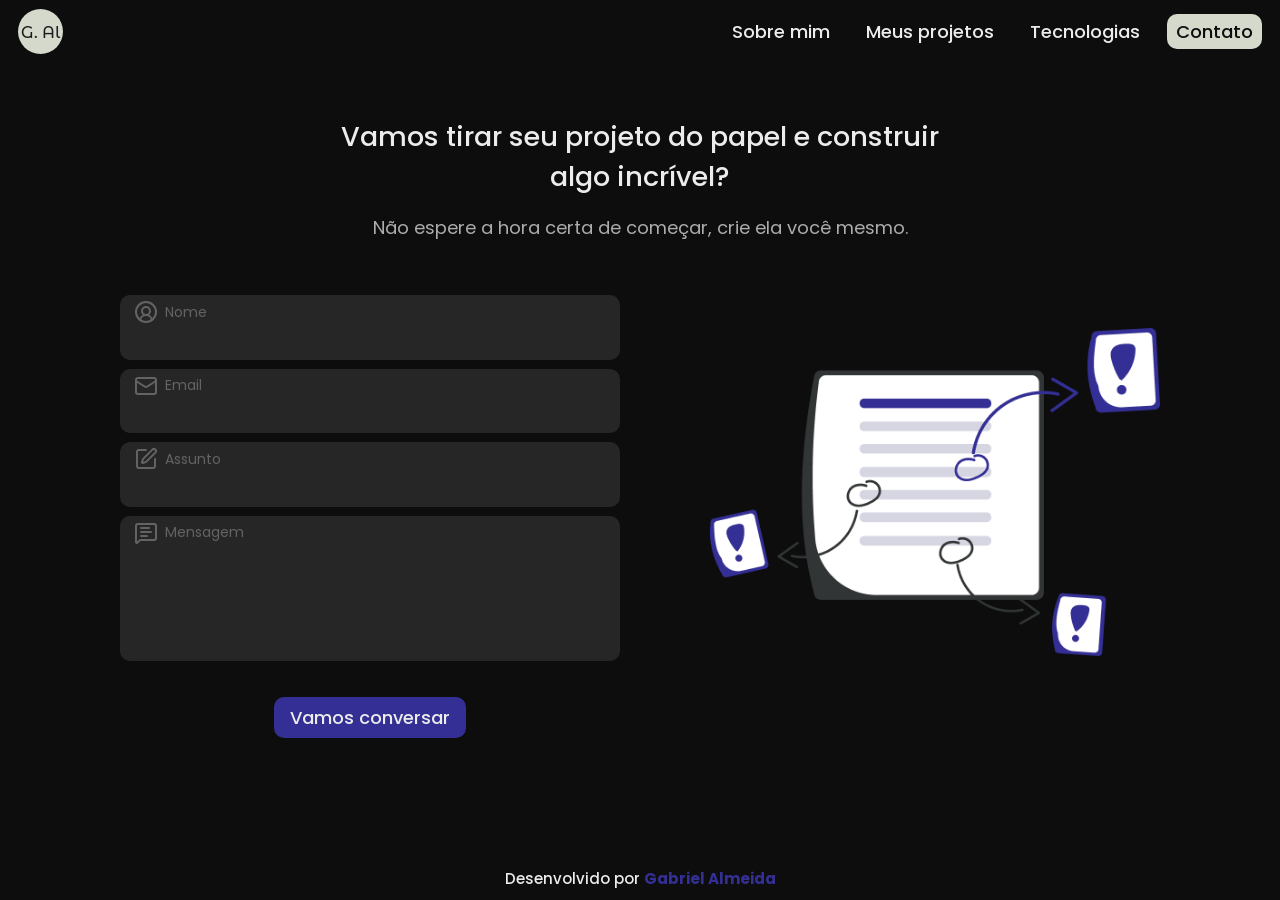
<file: pages/contact.html>
<!DOCTYPE html>
<html lang="pt-br">

<head>
  <meta charset="UTF-8">
  <meta name="viewport" content="width=device-width, initial-scale=1.0">
  <title>Gabriel Almeida</title>

  <link rel="icon" type="image/png" href="/favicon.png">

  <link rel="stylesheet" href="../styles/global.css">
  <link rel="stylesheet" href="../styles/contact.css">

  <script src="../js/global.js" defer type="module"></script>
  <script src="../js/contact.js" defer type="module"></script>
</head>

<body>
  <header>
    <nav class="g-navbar-main">
      <div class="g-navbar-logo">
        <a href="/" aria-label="Página inicial">G. Al</a>
      </div>

      <input type="checkbox" id="navbar-checkbox" class="g-navbar-input" aria-hidden="true">
      <label for="navbar-checkbox" class="g-navbar-label"  id="menu-button" aria-label="Abrir menu de navegação">
        <span class="g-navbar-menu-opened" aria-hidden="true">
          <svg xmlns="http://www.w3.org/2000/svg" width="24" height="24" viewBox="0 0 24 24" fill="none"
            stroke="currentColor" stroke-width="2" stroke-linecap="round" stroke-linejoin="round"
            class="lucide lucide-menu-icon lucide-menu">
            <path d="M4 5h16" />
            <path d="M4 12h16" />
            <path d="M4 19h16" />
          </svg>
        </span>

        <span class="g-navbar-menu-closed" aria-hidden="true">
          <svg xmlns="http://www.w3.org/2000/svg" width="24" height="24" viewBox="0 0 24 24" fill="none"
            stroke="currentColor" stroke-width="2" stroke-linecap="round" stroke-linejoin="round"
            class="lucide lucide-x-icon lucide-x">
            <path d="M18 6 6 18" />
            <path d="m6 6 12 12" />
          </svg>
        </span>
      </label>

      <div class="g-navbar-links">
        <ul>
          <li data-target-id="about-me">
            <a href="/">Sobre mim</a>
          </li>
          <li data-target-id="projects">
            <a href="/">Meus projetos</a>
          </li>
          <li data-target-id="technologies">
            <a href="/">Tecnologias</a>
          </li>
          <li>
            <a href="/pages/contact.html">Contato</a>
          </li>
        </ul>
      </div>
    </nav>
  </header>

  <main>
    <dialog id="modal">
      <h2>Ops! Parece que algo falhou</h2>
      <p>Sua mensagem não pôde ser enviada. Que tal tentar de novo ou me chamar pelo Instagram?</p>
      <div class="modal__btns">
        <a href="https://www.instagram.com//g_almeida17" target="_blank"
          class="g-button-contrast close-modal">Instagram</a>
        <button class="g-button-contrast-ghost close-modal">
          Tentar reenviar email
        </button>
      </div>
    </dialog>

    <section class="contact" id="contact-section">
      <h1>Vamos tirar seu projeto do papel e construir algo incrível?</h1>
      <p>Não espere a hora certa de começar, crie ela você mesmo.</p>

      <div>
        <form action="https://formsubmit.co/ajax/a35b04938eca03538415eb9d64f28326" method="POST" id="contact-form">
          <!-- Contact inputs -->
          <div class="form__input-container">
            <label for="name">
              <span class="g-svg-icon" aria-hidden="true">
                <svg xmlns="http://www.w3.org/2000/svg" width="24" height="24" viewBox="0 0 24 24" fill="none"
                  stroke="currentColor" stroke-width="2" stroke-linecap="round" stroke-linejoin="round"
                  class="lucide lucide-circle-user-round-icon lucide-circle-user-round">
                  <path d="M17.925 20.056a6 6 0 0 0-11.851.001" />
                  <circle cx="12" cy="11" r="4" />
                  <circle cx="12" cy="12" r="10" />
                </svg>
              </span>
              Nome
            </label>
            <input type="text" name="name" id="name" minlength="2" autocomplete="name" required>
          </div>

          <div class="form__input-container">
            <label for="email">
              <span class="g-svg-icon" aria-hidden="true">
                <svg xmlns="http://www.w3.org/2000/svg" width="24" height="24" viewBox="0 0 24 24" fill="none"
                  stroke="currentColor" stroke-width="2" stroke-linecap="round" stroke-linejoin="round"
                  class="lucide lucide-mail-icon lucide-mail">
                  <path d="m22 7-8.991 5.727a2 2 0 0 1-2.009 0L2 7" />
                  <rect x="2" y="4" width="20" height="16" rx="2" />
                </svg>
              </span>
              Email
            </label>
            <input type="email" name="email" id="email" minlength="2" autocomplete="email" required>
          </div>

          <div class="form__input-container">
            <label for="subject">
              <span class="g-svg-icon" aria-hidden="true">
                <svg xmlns="http://www.w3.org/2000/svg" width="24" height="24" viewBox="0 0 24 24" fill="none"
                  stroke="currentColor" stroke-width="2" stroke-linecap="round" stroke-linejoin="round"
                  class="lucide lucide-square-pen-icon lucide-square-pen">
                  <path d="M12 3H5a2 2 0 0 0-2 2v14a2 2 0 0 0 2 2h14a2 2 0 0 0 2-2v-7" />
                  <path
                    d="M18.375 2.625a1 1 0 0 1 3 3l-9.013 9.014a2 2 0 0 1-.853.505l-2.873.84a.5.5 0 0 1-.62-.62l.84-2.873a2 2 0 0 1 .506-.852z" />
                </svg>
              </span>
              Assunto
            </label>
            <input type="text" name="_subject" id="subject" minlength="2" autocomplete="off" required>
          </div>

          <div class="form__input-container">
            <label for="message">
              <span class="g-svg-icon" aria-hidden="true">
                <svg xmlns="http://www.w3.org/2000/svg" width="24" height="24" viewBox="0 0 24 24" fill="none"
                  stroke="currentColor" stroke-width="2" stroke-linecap="round" stroke-linejoin="round"
                  class="lucide lucide-message-square-text-icon lucide-message-square-text">
                  <path
                    d="M22 17a2 2 0 0 1-2 2H6.828a2 2 0 0 0-1.414.586l-2.202 2.202A.71.71 0 0 1 2 21.286V5a2 2 0 0 1 2-2h16a2 2 0 0 1 2 2z" />
                  <path d="M7 11h10" />
                  <path d="M7 15h6" />
                  <path d="M7 7h8" />
                </svg>
              </span>
              Mensagem
            </label>
            <textarea name="message" id="message" minlength="2" autocomplete="off" required></textarea>
          </div>

          <!-- FormSubmit's features -->
          <input type="hidden" name="_language" value="pt-BR">
          <input type="hidden" name="_template" value="table">
          <input type="text" name="_honey" tabindex="-1" aria-hidden="true">

          <div class="form__submit">
            <button type="submit" class="g-button-primary" id="form-submit">Vamos conversar</button>
          </div>
        </form>

        <div class="contact__img">
          <img src="../images/email-img.png" alt="Troca de mensagens" loading="lazy">
        </div>
      </div>
    </section>
  </main>

  <footer class="g-footer-main">
    <p>
      <small>Desenvolvido por
        <a href="https://www.instagram.com//g_almeida17" target="_blank" rel="noopener">Gabriel Almeida</a>
      </small>
    </p>
  </footer>
</body>

</html>
</file>
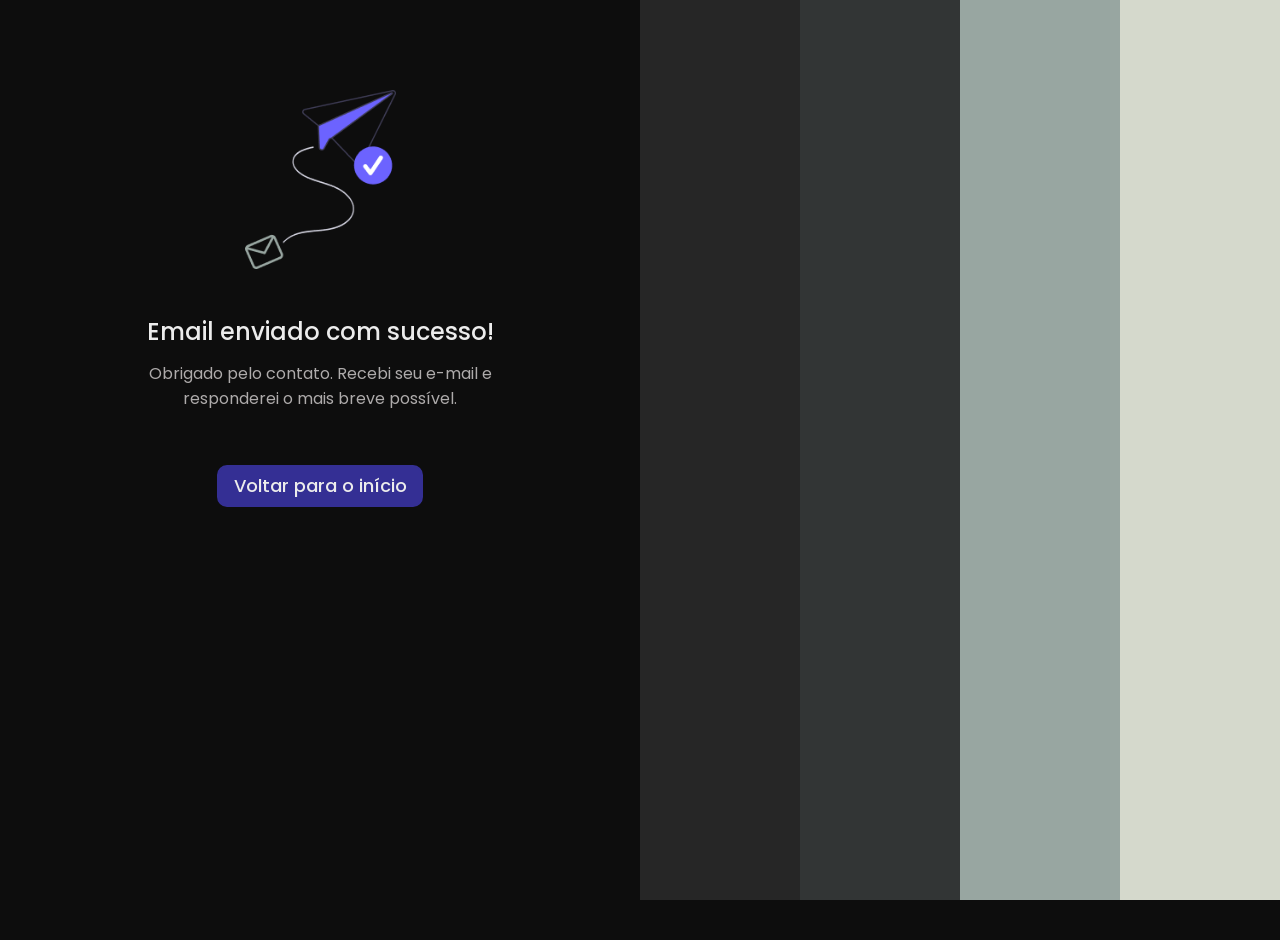
<file: pages/thank-you.html>
<!DOCTYPE html>
<html lang="pt-br">

<head>
  <meta charset="UTF-8">
  <meta name="viewport" content="width=device-width, initial-scale=1.0">
  <title>Obrigado pelo contato!</title>

  <link rel="icon" type="image/png" href="/favicon.png">

  <link rel="stylesheet" href="../styles/global.css">
  <link rel="stylesheet" href="../styles/thank-you.css">
</head>

<body>
  <main style="margin-bottom: 0;">
    <section class="thank-you">
      <div class="thank-you__content">
        <div class="thank-you__img">
          <img src="../images/email-sent-img.png" alt="Email sendo enviado com sucesso" loading="lazy">
        </div>

        <h1>Email enviado com sucesso!</h1>
        <p>Obrigado pelo contato. Recebi seu e-mail e responderei o mais breve possível.</p>

        <div class="thank-you__btn">
          <a href="/" class="g-button-primary">Voltar para o início</a>
        </div>
      </div>

      <div class="thank-you__colors" aria-hidden="true">
        <div></div>
        <div></div>
        <div></div>
        <div></div>
      </div>
    </section>
  </main>
</body>

</html>
</file>
<file: styles/global.css>
/* BASE STYLES */
@import url('https://fonts.googleapis.com/css2?family=Montserrat+Alternates:ital,wght@0,100;0,200;0,300;0,400;0,500;0,600;0,700;0,800;0,900;1,100;1,200;1,300;1,400;1,500;1,600;1,700;1,800;1,900&family=Poppins:ital,wght@0,100;0,200;0,300;0,400;0,500;0,600;0,700;0,800;0,900;1,100;1,200;1,300;1,400;1,500;1,600;1,700;1,800;1,900&display=swap');

:root {
  --bg-main: #0D0D0D;
  --bg-main-hover: #1f1e1e;
  --bg-surface: #262626;
  --bg-surface-hover: #333131;
  --bg-overlay: #323535;
  --bg-overlay-hover: #3e4242;
  --bg-subtle: #98A6A1;
  --bg-subtle-hover: #a6b6b0;
  --bg-contrast: #D5D9CC;
  --bg-contrast-hover: #edf0e5;

  --text-main: #ECECEC;
  --text-surface: #AEABAB;
  --text-overlay: #626365;
  --text-subtle: #424345;
  --text-contrast: #1B1C1D;

  --accent-primary: #342f94;
  --accent-primary-hover: #3934a3;

  --font-body: "Poppins";
  --font-heading: "Poppins";
}

* {
  margin: 0;
  padding: 0;
  box-sizing: border-box;
  color: var(--text-main);
  font-family: var(--font-body);
}

::selection {
  background-color: var(--accent-primary-hover);
  color: var(--text-main);
}

html,
body {
  position: relative;
  min-height: 100dvh;
  background-color: var(--bg-main);
  scroll-behavior: smooth;
  overflow-x: hidden;
}

main {
  height: 100%;
  padding-bottom: 40px;
}

section {
  min-width: 300px;
}

img {
  user-select: none;
  -webkit-user-drag: none;
}

@media screen and (min-width: 1080px) {

  html,
  body {
    font-size: 18px;
  }
}



/* NAVBAR STYLES */
nav[class^='g-navbar-'] {
  position: relative;
  display: flex;
  align-items: center;
  justify-content: space-between;
  min-width: 300px;
  padding: .5rem 1rem;
}

nav[class^='g-navbar-']:has(.g-navbar-input:checked) {
  position: fixed;
  left: 0;
  right: 0;
  z-index: 100;
}

.g-navbar-hero {
  background-color: #2F2E41;
}

.g-navbar-main {
  background-color: var(--bg-main);
}

.g-navbar-logo {
  display: flex;
  align-items: center;
  justify-content: center;
  height: 40px;
  width: 40px;
  border-radius: 100%;
  background-color: var(--bg-contrast);
  cursor: pointer;
  user-select: none;
}

.g-navbar-logo a {
  color: var(--text-contrast);
  font-weight: 500;
  font-family: "Montserrat Alternates";
  font-size: .9rem;
  text-decoration: none;
}

.g-navbar-input {
  display: none;
}

.g-navbar-label {
  cursor: pointer;
}

.g-navbar-label,
.g-navbar-label span,
.g-navbar-label span svg {
  display: inline-block;
  height: 30px;
  width: 30px;
}

.g-navbar-label .g-navbar-menu-closed {
  display: none;
}

.g-navbar-links {
  display: none;
}

body:has(.g-navbar-input:checked),
html:has(.g-navbar-input:checked) {
  overflow: hidden;
}

.g-navbar-input:checked+.g-navbar-label .g-navbar-menu-opened {
  display: none;
}

.g-navbar-input:checked+.g-navbar-label .g-navbar-menu-closed {
  display: block;
}

.g-navbar-input:checked~.g-navbar-links {
  display: block;
  position: fixed;
  top: calc(1rem + 40px);
  left: 0;
  right: 0;
  bottom: 0;
  z-index: 100;
  background-color: inherit;
}

.g-navbar-links ul {
  display: flex;
  flex-direction: column;
  gap: 1rem;
  padding: 1rem;
  padding-top: 1.5rem;
  list-style: none;
  user-select: none;
  -webkit-user-drag: none;
}

.g-navbar-links ul li {
  position: relative;
  border-radius: 10px;
  width: fit-content;
  cursor: pointer;
  background-color: inherit;
  white-space: nowrap;
}

.g-navbar-links ul li::after {
  content: '';
  position: absolute;
  width: 100%;
  transform: scaleX(0);
  height: 2px;
  bottom: 2px;
  left: 0;
  background-color: #d5d9cc;
  transform-origin: center center;
  transition: transform 0.25s ease-out;
}

.g-navbar-links ul li:hover::after {
  transform: scaleX(1);
  transform-origin: center center;
}

.g-navbar-links ul li a {
  position: relative;
  transition: transform 0.3s ease;
  display: inline-block;
  padding-block: .2rem;
  padding-inline: .5rem;
  text-decoration: none;
  font-weight: 500;
  color: var(--text-main);
  font-size: 1.2rem;
}
.g-navbar-links ul li a[href*="contact.html"] {
  border-radius: 10px;
  background-color: var(--bg-contrast);
  color: var(--bg-main);
}

.g-navbar-links ul li:hover a {
  transform: translateY(-5px);
}

.g-navbar-links ul li:hover a[href*="contact.html"] {
  background-color: var(--bg-contrast-hover);
}

@media screen and (min-width: 720px) {
  .g-navbar-label {
    display: none;
  }

  .g-navbar-links {
    position: relative;
    display: block;
  }

  .g-navbar-links ul {
    display: flex;
    flex-direction: row;
    padding: 0;
  }

  .g-navbar-links ul li a {
    font-size: 1rem;
  }
}

@media screen and (min-width: 1080px) {
  .g-navbar-logo {
    height: 45px;
    width: 45px;
  }
}



/* BUTTON STYLES */
button[class^='g-button-'],
a[class^='g-button-'] {
  display: inline-block;
  border-radius: 10px;
  padding: .3rem .8rem;
  font-weight: 500;
  font-size: 1rem;
  cursor: pointer;
  user-select: none;
  text-decoration: none;
  text-align: center;
}

.g-button-primary {
  border: 2px solid var(--accent-primary);
  background-color: var(--accent-primary);
}

.g-button-primary:hover {
  border: 2px solid var(--accent-primary-hover);
  background-color: var(--accent-primary-hover);
}

.g-button-contrast {
  border: 2px solid var(--bg-contrast);
  background-color: var(--bg-contrast);
  color: var(--text-contrast);
}

.g-button-contrast:hover {
  border: 2px solid var(--bg-contrast-hover);
  background-color: var(--bg-contrast-hover);
  color: var(--text-contrast);
}

.g-button-contrast-ghost {
  border: 2px solid var(--bg-contrast);
  background-color: transparent;
  color: var(--text-main);
}

.g-button-contrast-ghost:hover {
  border: 2px solid var(--bg-contrast-hover);
  background-color: transparent;
  color: var(--text-main);
}



/* SVG ICONS STYLES */
.g-svg-icon {
  display: flex;
  align-items: center;
  justify-content: center;
  height: 37px;
  width: 37px;
  border-radius: 5px;
  padding: 3px;
  overflow: hidden;
  background-color: #12141d;
}



/* FOOTER STYLES */
footer[class^="g-footer-"] {
  position: absolute;
  left: 0;
  right: 0;
  bottom: 0;
  display: flex;
  align-items: center;
  justify-content: center;
  padding: .5rem;
}

footer[class^="g-footer-"] * {
  font-weight: 500;
}

footer[class^="g-footer-"] a {
  text-decoration: none;
  color: var(--accent-primary);
  font-weight: bold;
}

footer[class^="g-footer-"] a:hover {
  color: var(--accent-primary-hover);
}

.g-footer-hero {
  background-color: var(--bg-contrast);
}

.g-footer-hero * {
  color: var(--text-contrast);
}

.g-footer-main {
  background-color: var(--bg-main);
}

.g-footer-main * {
  color: var(--text-main);
}
</file>
<file: styles/index.css>
/* HERO STYLES */
.hero {
  padding-inline: 1rem;
  padding-top: 4rem;
  padding-bottom: 1px;
  background-color: #2F2E41;
}

.hero>* {
  position: relative;
  z-index: 50;
  text-align: center;
  margin-inline: auto;
}

.hero h1 {
  font-weight: 500;
  line-height: 1.8rem;
}

.hero h1 span {
  display: block;
  font-weight: 400;
  font-size: 1.2rem;
}

.hero p {
  max-width: 500px;
  margin-top: 1rem;
  color: var(--text-surface);
  font-size: .95rem;
}

.hero a.g-button-contrast {
  margin-top: 5rem;
}

.hero__social-medias ul {
  display: flex;
  width: 100%;
  align-items: center;
  justify-content: center;
  gap: .5rem;
  margin-top: .5rem;
  list-style: none;
}

.hero__social-medias ul li {
  position: relative;
  height: 37px;
  aspect-ratio: 1 / 1;
}

.hero__social-medias ul li a {
  display: inline-block;
  transition: transform 0.3s ease;
}

.hero__social-medias ul li:hover a {
  transform: translateY(-5px);
}

.hero__social-medias span {
  background-color: transparent;
}

.hero__img {
  display: flex;
  margin-top: 2rem;
}

.hero__img img {
  width: 100%;
}

@keyframes fadeInUp {
  from {
    opacity: 0;
    transform: translateY(20px);
  }

  to {
    opacity: 1;
    transform: translateY(0);
  }
}

.hero h1,
.hero>p,
.hero>div,
.hero__social-medias,
.hero__img {
  opacity: 0;
  animation: fadeInUp 0.6s cubic-bezier(0.22, 1, 0.36, 1) forwards;
}

.hero h1 {
  animation-delay: 0.1s;
}

.hero>p {
  animation-delay: 0.3s;
}

.hero>div {
  animation-delay: 0.5s;
}

.hero__social-medias {
  animation-delay: 0.7s;
}

.hero__img {
  animation-delay: 0.9s;
}

@media screen and (min-width: 1080px) {
  .hero {
    padding-top: 4rem;
  }

  .hero h1 {
    font-size: 2.2rem;
  }

  .hero a.g-button-contrast {
    margin-top: 2.5rem;
  }

  .hero__img {
    z-index: 49;
    width: 60%;
    margin-inline: auto;
    margin-top: -3rem;
  }
}



/* ABOUT ME STYLES */
.about-me {
  padding-inline: 1rem;
  padding-block: 5rem;
}

.about-me h2 {
  margin-bottom: 1rem;
  font-weight: 500;
  font-size: 2.1rem;
}

.about-me p {
  margin-bottom: .5rem;
}

.about-me__img {
  display: none;
}

@media screen and (min-width: 1080px) {
  .about-me {
    display: flex;
    align-items: center;
    justify-content: space-evenly;
  }

  .about-me p {
    max-width: 500px;
  }

  .about-me__img {
    display: block;
  }

  .about-me__img img {
    width: 100%;
  }
}



/* PROJECTS STYLES */
.projects {
  padding: 5rem 1rem;
  background-color: var(--bg-surface);
}

.projects h2 {
  margin-bottom: 1rem;
  font-weight: 500;
  font-size: 2.1rem;
}

.project-container {
  display: flex;
  flex-direction: column;
  align-items: center;
  gap: 1rem;
  margin-inline: auto;
}

.project-container__project {
  display: flex;
  flex-direction: column;
  justify-content: space-between;
  max-width: 400px;
  border-radius: 10px;
  padding-inline: .5rem;
  padding-bottom: .5rem;
  background-color: var(--bg-overlay);
  transition: transform 0.3s ease, box-shadow 0.3s ease;
}

.project-container__project:hover {
  transform: translateY(-5px);
  box-shadow: 0 10px 20px rgba(0, 0, 0, 0.15);
}

.content__img-container {
  overflow: hidden;
  width: calc(100% + 1rem);
  margin-left: -.5rem;
  border-radius: 10px 10px 0 0;
}

.content__img-container img {
  width: 100%;
}

.project-container__project h3 {
  font-weight: 500;
  cursor: default;
  user-select: none;
}

.project-container__project p {
  color: var(--text-surface);
  font-size: .9rem;
  cursor: default;
  user-select: none;
}

.project__technologies {
  display: flex;
  align-items: center;
  justify-content: space-around;
  margin-top: 1.5rem;
  margin-bottom: .8rem;
}

.project__btns {
  display: flex;
  align-items: center;
  justify-content: space-between;
  gap: 1rem;
}

.project__btns a {
  flex: 1;
  white-space: nowrap;
}

@media screen and (min-width: 768px) {
  .projects h2 {
    margin-bottom: 2rem;
    text-align: center;
  }

  .project-container {
    display: grid;
    grid-template-columns: auto auto;
    justify-content: center;
    max-width: none;
  }

  .project-container__project {
    height: 100%;
  }
}



/* TECHNOLOGIES STYLES */
.technologies {
  padding: 5rem 1rem;
  background-color: var(--bg-surface);
}

.technologies h2 {
  margin-bottom: 1rem;
  font-weight: 500;
  font-size: 2.1rem;
}

.technologies-container {
  display: flex;
  flex-direction: column;
  gap: 1rem;
  align-items: center;
  width: 100%;
  max-width: 950px;
  margin-inline: auto;
}

.technologies-container__technology {
  max-width: 500px;
  padding: .5rem;
  border-radius: 10px;
  background-color: var(--bg-overlay);
  transition: transform 0.3s ease, box-shadow 0.3s ease;
}

.technologies-container__technology:hover {
  transform: translateY(-5px);
  box-shadow: 0 10px 20px rgba(0, 0, 0, 0.15);
}

.technologies-container__technology h3 {
  font-weight: 500;
}

.technologies-container__technology p {
  color: var(--text-surface);
  font-size: .9rem;
}

.technology__items {
  display: flex;
  flex-wrap: wrap;
  gap: .5rem;
  margin-top: 1rem;
}

.technology__items div {
  display: flex;
  width: fit-content;
  white-space: nowrap;
  gap: .5rem;
  border-radius: 5px;
  padding-right: .5rem;
  background-color: var(--bg-surface);
  user-select: none;
}

.technology__items .g-svg-icon {
  background-color: #12141d;
  border-radius: 5px 0 0 5px;
}

.technology__items div span:nth-child(2) {
  display: flex;
  align-items: center;
  justify-content: center;
  color: var(--text-surface);
}

@media screen and (min-width: 768px) {
  .technologies h2 {
    text-align: center;
  }

  .technologies-container {
    display: grid;
    grid-template-columns: repeat(4, 1fr);
    grid-auto-rows: 220px;
  }

  .technologies-container__technology {
    height: 100%;
  }

  .technologies-container__technology:nth-child(1) {
    grid-column: 1 / 3;
  }

  .technologies-container__technology:nth-child(2) {
    grid-column: 3 / 5;
  }

  .technologies-container__technology:nth-child(3) {
    grid-column: 2 / 4;
  }
}



/* CONTACT STYLES */
.contact {
  padding-top: 5rem;
  padding-bottom: 10rem;
  padding-inline: 1rem;
  background-color: var(--bg-contrast);
}

.contact h2,
.contact p {
  max-width: 400px;
  margin-inline: auto;
  color: var(--text-contrast);
  text-align: center;
}

.contact h2 {
  font-weight: 600;
  font-size: 2.3rem;
  line-height: 2.1rem;
}

.contact p {
  margin-top: 1rem;
  color: var(--text-subtle);
}

.contact__btn {
  margin-top: 3rem;
  text-align: center;
}

.contact__img {
  display: none;
}

@media screen and (min-width: 1080px) {
  .contact {
    display: flex;
    align-items: center;
    justify-content: space-evenly;
  }

  .contact h2,
  .contact p {
    text-align: left;
    margin-inline: 0;
  }

  .contact h2 {
    max-width: none;
  }

  .contact__btn {
    text-align: left;
  }

  .contact__img {
    display: flex;
    align-items: center;
    justify-content: center;
  }

  .contact__img img {
    width: 80%;
  }
}
</file>
<file: styles/contact.css>
/* CONTACT STYLES */
.contact {
  padding-inline: 1rem;
  padding-block: 3rem;
}

.contact h1 {
  max-width: 500px;
  margin-inline: auto;
  font-weight: 500;
  line-height: 2.2rem;
  text-align: center;
}

.contact p {
  margin-top: 1rem;
  color: var(--text-surface);
  text-align: center;
}

.contact form {
  display: flex;
  flex-direction: column;
  align-items: center;
  gap: .5rem;
  width: 100%;
  max-width: 500px;
  margin-top: 2rem;
  margin-inline: auto;
}

.form__input-container {
  width: 100%;
  padding: 0 .5rem .2rem;
  border: 2px solid var(--bg-surface);
  border-radius: 10px;
  background-color: var(--bg-surface);
  transition: border .1s ease-in, background-color .1s ease-in;
}

.form__input-container:hover {
  border: 2px solid var(--bg-subtle);
}

.form__input-container:focus-within {
  border: 2px solid var(--bg-subtle);
  background-color: var(--bg-subtle);
}

.form__input-container label,
.form__input-container label .g-svg-icon svg * {
  color: var(--text-overlay);
}

.form__input-container:focus-within label,
.form__input-container:focus-within label .g-svg-icon svg * {
  color: var(--text-subtle);
}

.form__input-container label {
  display: flex;
  align-items: center;
  gap: .2rem;
  font-size: 14px;
}

.form__input-container label .g-svg-icon {
  padding: 0;
  background-color: transparent;
  height: 30px;
  width: 30px;
}

.form__input-container input,
.form__input-container textarea {
  display: inline-block;
  width: 100%;
  outline: none;
  border: none;
  padding-left: .2rem;
  background-color: transparent;
  font-size: 1rem;
}

.form__input-container:focus-within input,
.form__input-container:focus-within textarea {
  color: var(--text-contrast);
}

.contact form textarea {
  resize: none;
  height: 100px;
}

.contact form input[name="_honey"] {
  opacity: 0;
  position: absolute;
  top: 0;
  left: 0;
  height: 0;
  width: 0;
  z-index: 0;
}

.contact .form__submit {
  margin-top: 1.5rem;
}

.contact__img {
  display: none;
}

@media screen and (min-width: 1080px) {
  .contact h1 {
    max-width: 600px;
  }

  .contact>div {
    display: flex;
    align-items: center;
    justify-content: center;
    gap: 5rem;
    margin-top: 3rem;
  }

  .contact form {
    margin: 0;
  }

  .contact__img {
    display: flex;
    align-items: center;
    justify-content: center;
    max-width: 450px;
  }

  .contact__img img {
    position: relative;
    top: -25px;
    width: 100%;
  }
}



/* DIALOG STYLES */
dialog {
  position: fixed;
  top: 50%;
  left: 50%;
  transform: translate(-50%, -50%);
  width: calc(100% - 2rem);
  max-width: 400px;
  border: none;
  padding: .5rem;
  border-radius: 10px;
  background-color: var(--bg-surface);
}

dialog * {
  text-align: center;
}

dialog h2 {
  font-weight: 500;
  font-size: 1.3rem;
}

dialog p {
  color: var(--text-surface);
}

dialog .modal__btns {
  display: flex;
  flex-direction: column;
  gap: .5rem;
  margin-top: 2rem;
}

dialog .modal__btns>* {
  width: 100%;
}

dialog::backdrop {
  background-color: rgba(0, 0, 0, .8);
}

@media screen and (min-width: 1080px) {
  dialog {
    font-size: 16px;
  }
}
</file>
<file: styles/thank-you.css>
.thank-you {
  min-height: 100dvh;
  padding: 1rem;
  padding-top: 5rem;
}

.thank-you * {
  text-align: center;
}

.thank-you__img img {
  width: 50%;
}

.thank-you h1 {
  margin-top: 2rem;
  line-height: 2.2rem;
  font-weight: 500;
}

.thank-you p {
  margin-top: .5rem;
  color: var(--text-surface);
}

.thank-you__btn {
  margin-top: 3rem;
}

@media screen and (min-width: 768px) {
  .thank-you__img {
    width: 50%;
    margin-inline: auto;
    margin-top: 5rem;
  }

  .thank-you p {
    max-width: 400px;
    margin-inline: auto;
  }
}

@media screen and (min-width: 1080px) {
  .thank-you {
    display: flex;
    padding: 0;
    font-size: 16px;
  }

  .thank-you__content {
    width: 50dvw;
    padding-inline: 1rem;
  }

  .thank-you__colors {
    display: flex;
    width: 100%;
    flex: 1;
  }

  .thank-you__colors div {
    flex: 1;
    width: 100%;
    height: 100%;
  }

  .thank-you__colors div:nth-child(1) {
    background-color: var(--bg-surface);
  }

  .thank-you__colors div:nth-child(2) {
    background-color: var(--bg-overlay);
  }

  .thank-you__colors div:nth-child(3) {
    background-color: var(--bg-subtle);
  }

  .thank-you__colors div:nth-child(4) {
    background-color: var(--bg-contrast);
  }
}
</file>
